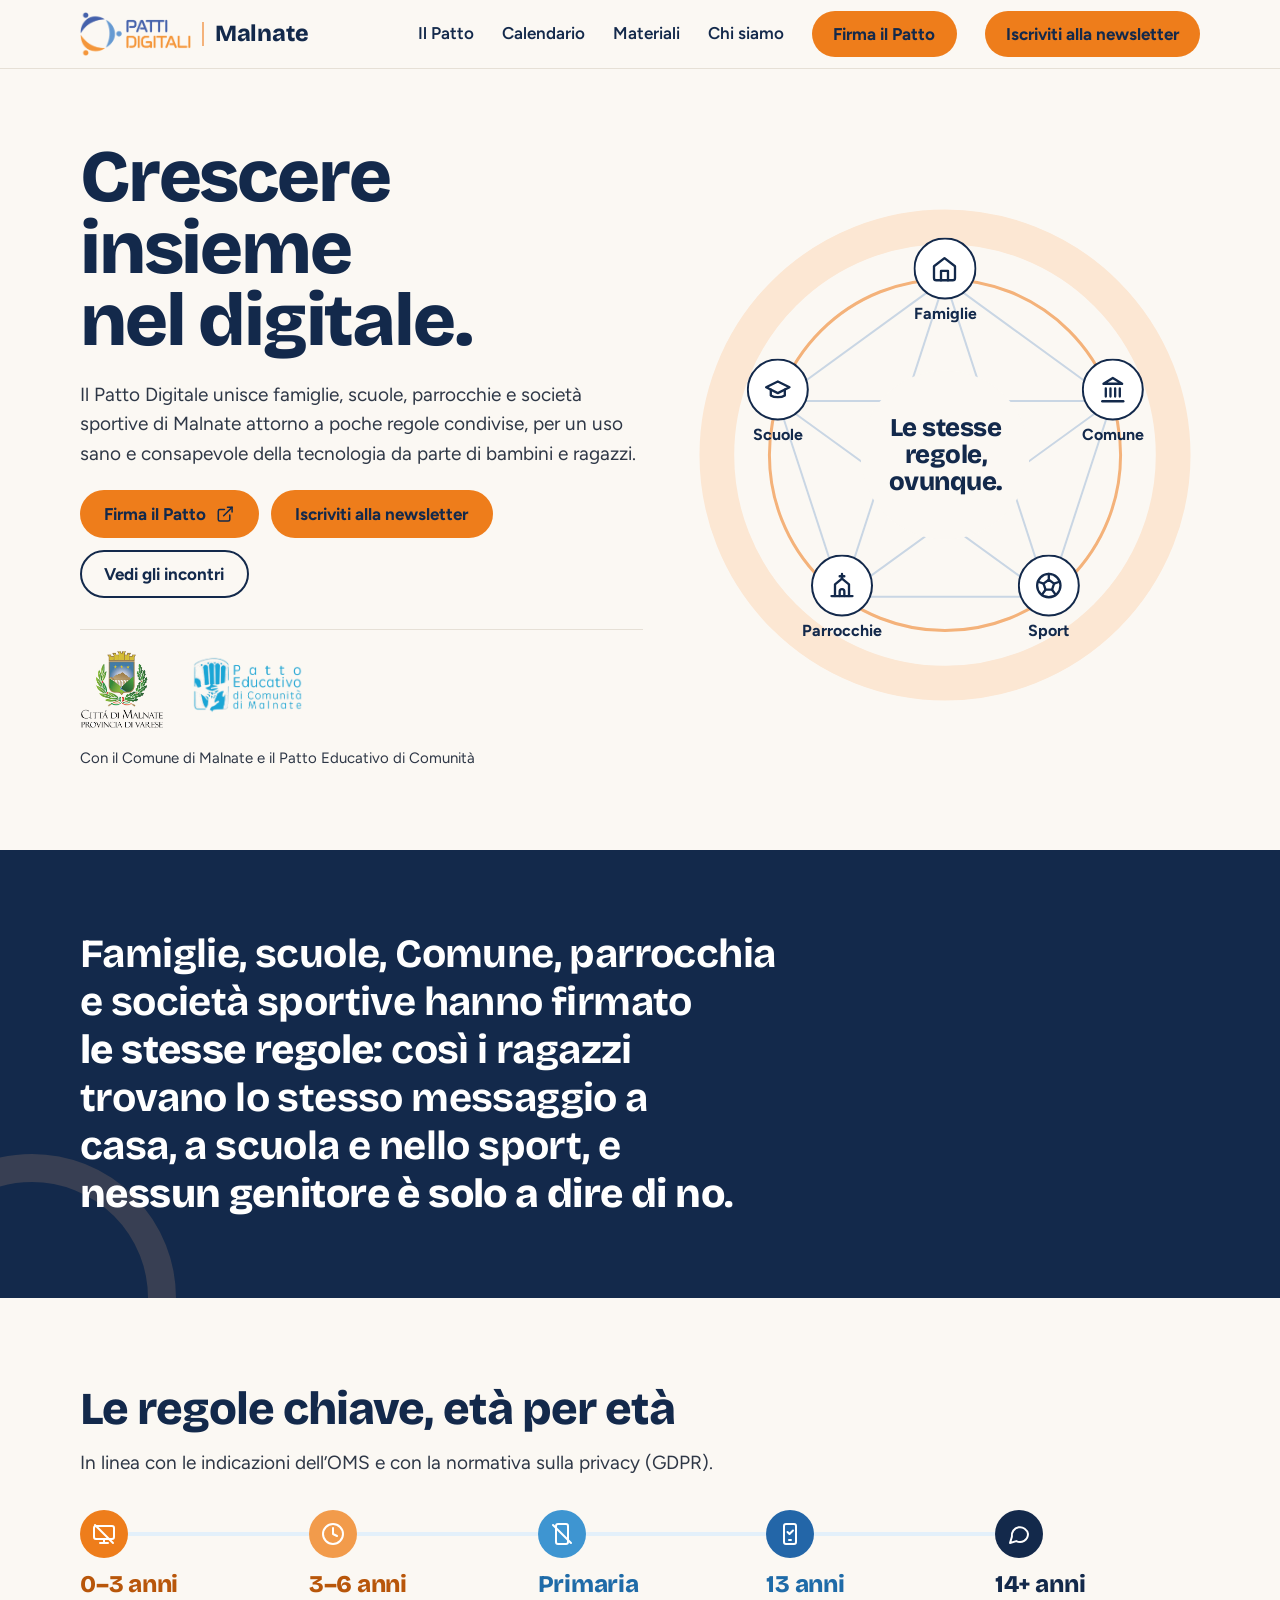
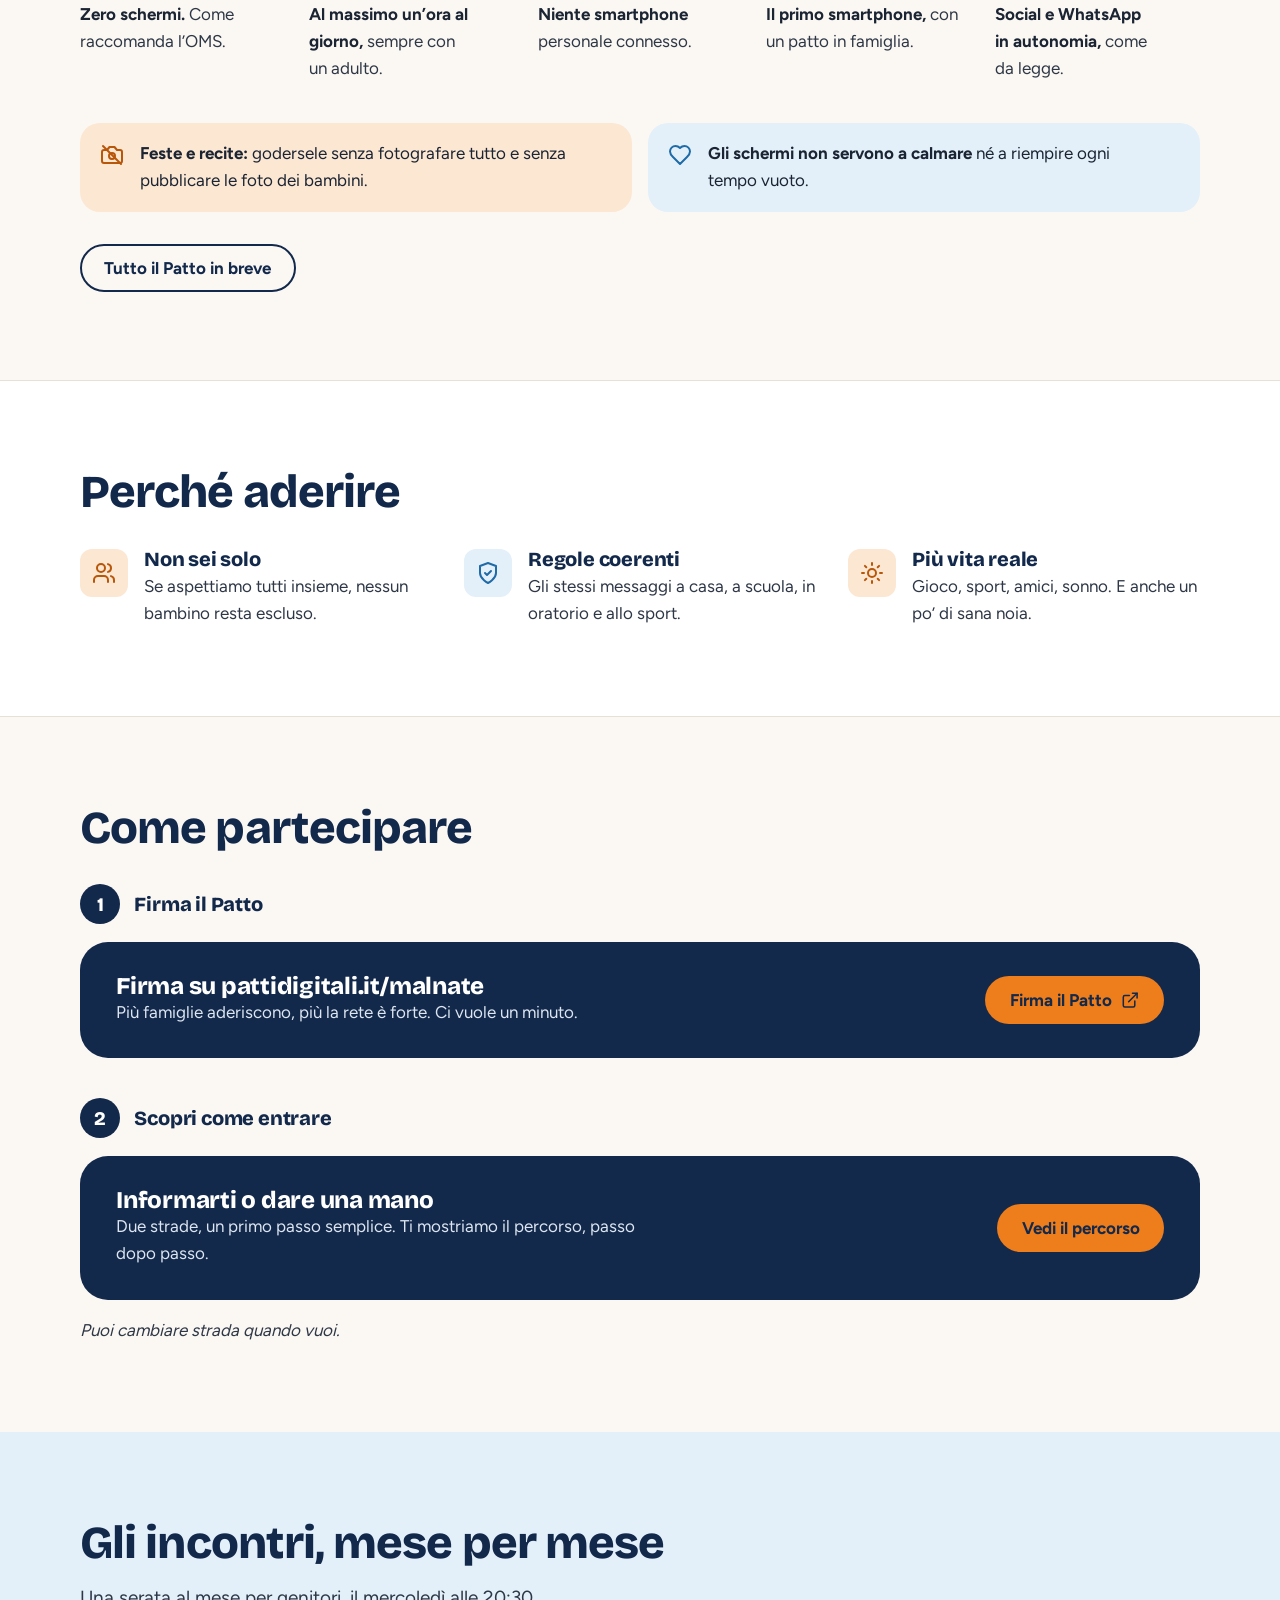
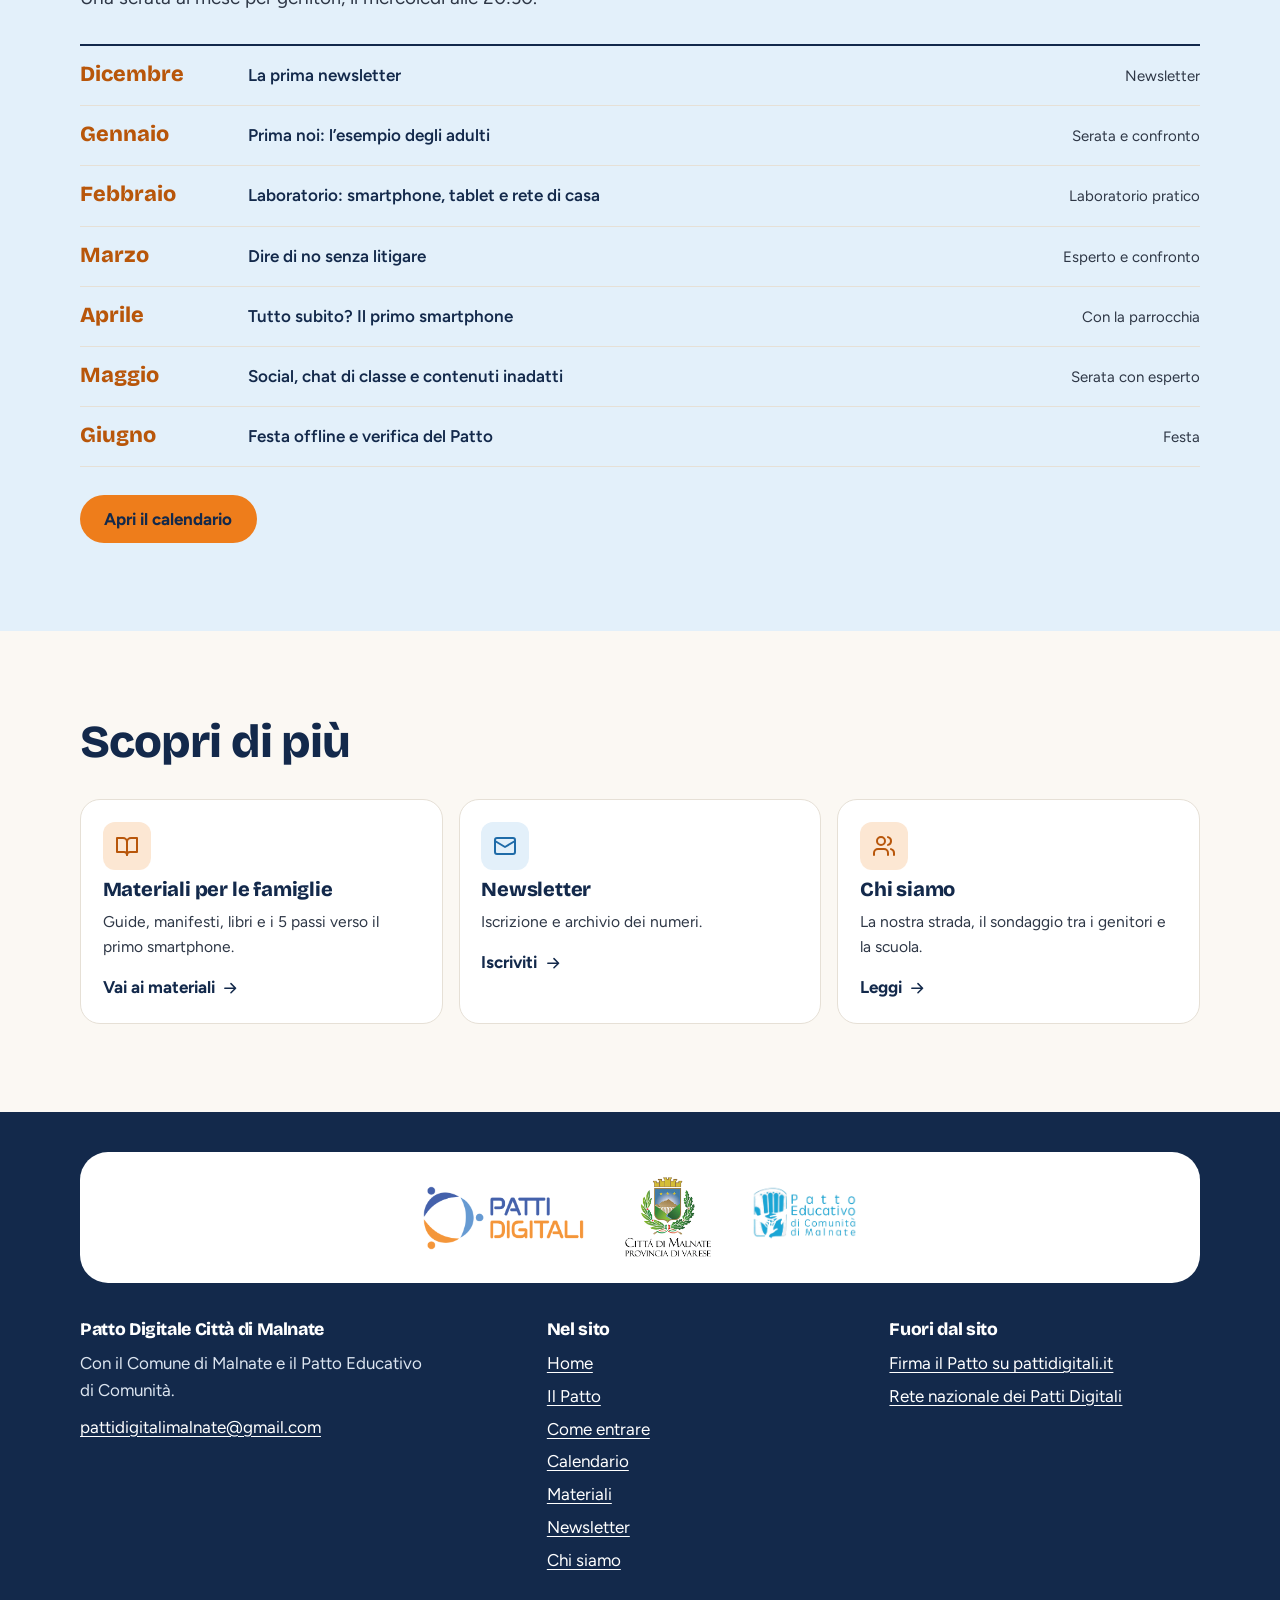
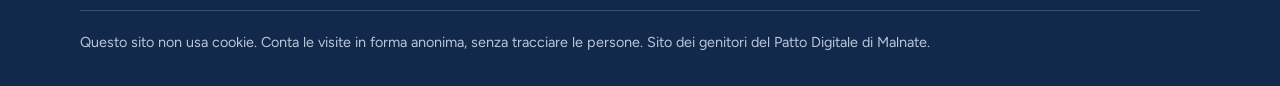
<file: index.html>
<!doctype html>
<html lang="it" class="no-js">
<head>
<meta charset="utf-8">
<meta name="viewport" content="width=device-width, initial-scale=1">
<title>Patti Digitali Malnate: crescere insieme nel digitale</title>
<meta name="description" content="Il Patto Digitale di Malnate unisce famiglie, scuole, Comune, parrocchie e società sportive attorno a poche regole condivise per un uso consapevole di smartphone e schermi.">
<meta name="theme-color" content="#13294b">
<meta property="og:type" content="website">
<meta property="og:locale" content="it_IT">
<meta property="og:site_name" content="Patti Digitali Malnate">
<meta property="og:title" content="Patti Digitali Malnate: crescere insieme nel digitale">
<meta property="og:description" content="Il Patto Digitale di Malnate unisce famiglie, scuole, Comune, parrocchie e società sportive attorno a poche regole condivise per un uso consapevole di smartphone e schermi.">
<meta property="og:image" content="assets/img/og-image.png">
<meta name="twitter:card" content="summary_large_image">
<link rel="icon" href="favicon.ico" sizes="any">
<link rel="icon" type="image/png" sizes="32x32" href="assets/img/favicon-32.png">
<link rel="apple-touch-icon" href="assets/img/apple-touch-icon.png">
<link rel="preload" href="assets/fonts/bricolage-grotesque-latin-wght-normal.woff2" as="font" type="font/woff2" crossorigin>
<link rel="preload" href="assets/fonts/figtree-latin-wght-normal.woff2" as="font" type="font/woff2" crossorigin>
<link rel="stylesheet" href="assets/css/style.css">
<script>document.documentElement.className="js"</script>
</head>
<body>
<a class="skip" href="#contenuto">Vai al contenuto</a>
<header class="site-header">
  <div class="container site-header__bar">
    <a class="brand" href="index.html" aria-label="Patti Digitali Malnate, pagina iniziale"><img src="assets/img/logo-patti-digitali.png" alt="" width="1000" height="398"><span class="brand__place">Malnate</span></a>
    <nav class="nav" aria-label="Menu principale" data-open="false">
      <button class="nav__toggle" type="button" aria-expanded="false" aria-controls="menu"><svg class="icon icon--s" viewBox="0 0 24 24" aria-hidden="true"><path d="M4 6h16M4 12h16M4 18h16"/></svg><span class="nav__toggle-label">Menu</span></button>
      <ul class="nav__list" id="menu">
        <li><a class="nav__link" href="il-patto.html">Il Patto</a></li><li><a class="nav__link" href="calendario.html">Calendario</a></li><li><a class="nav__link" href="materiali.html">Materiali</a></li><li><a class="nav__link" href="chi-siamo.html">Chi siamo</a></li>
        <li class="nav__cta"><a class="btn btn--primary" href="https://pattidigitali.it/malnate/" target="_blank" rel="noopener">Firma il Patto</a></li>
        <li class="nav__cta"><a class="btn btn--primary" href="newsletter.html">Iscriviti alla newsletter</a></li>
      </ul>
    </nav>
  </div>
</header>
<main id="contenuto">

<section class="hero">
  <div class="container hero__grid">
    <div class="hero__text">
      <h1>Crescere insieme nel digitale.</h1>
      <p class="lead">Il Patto Digitale unisce famiglie, scuole, parrocchie e società sportive di Malnate attorno a poche regole condivise, per un uso sano e consapevole della tecnologia da parte di bambini e ragazzi.</p>
      <div class="btn-row">
        <a class="btn btn--primary" href="https://pattidigitali.it/malnate/" target="_blank" rel="noopener">Firma il Patto<svg class="icon icon--s" viewBox="0 0 24 24" aria-hidden="true"><path d="M15 3h6v6"/><path d="M10 14 21 3"/><path d="M18 13v6a2 2 0 0 1-2 2H5a2 2 0 0 1-2-2V8a2 2 0 0 1 2-2h6"/></svg></a>
        <a class="btn btn--primary" href="newsletter.html">Iscriviti alla newsletter</a>
        <a class="btn btn--ghost" href="calendario.html">Vedi gli incontri</a>
      </div>
      <div class="hero__partners">
        <img src="assets/img/logo-comune-malnate.png" alt="Città di Malnate, Provincia di Varese" width="329" height="312">
        <img src="assets/img/logo-patto-educativo.png" alt="Patto Educativo di Comunità di Malnate" width="245" height="150">
        <span>Con il Comune di Malnate e il Patto Educativo di Comunità</span>
      </div>
    </div>
    <div class="rete" role="group" aria-label="Famiglie, scuole, parrocchie, società sportive e Comune firmano le stesse regole">
  <svg class="rete__svg" viewBox="0 0 100 100" aria-hidden="true">
    <circle cx="50" cy="50" r="46" fill="none" stroke="#fce7d3" stroke-width="7"/>
    <circle cx="50" cy="50" r="35.4" fill="none" stroke="#f4b27a" stroke-width="0.6"/>
    <g stroke="#c9d6e4" stroke-width="0.4"><line x1="50" y1="14.6" x2="83.7" y2="39.1"/><line x1="50" y1="14.6" x2="70.8" y2="78.6"/><line x1="50" y1="14.6" x2="29.2" y2="78.6"/><line x1="50" y1="14.6" x2="16.3" y2="39.1"/><line x1="83.7" y1="39.1" x2="70.8" y2="78.6"/><line x1="83.7" y1="39.1" x2="29.2" y2="78.6"/><line x1="83.7" y1="39.1" x2="16.3" y2="39.1"/><line x1="70.8" y1="78.6" x2="29.2" y2="78.6"/><line x1="70.8" y1="78.6" x2="16.3" y2="39.1"/><line x1="29.2" y1="78.6" x2="16.3" y2="39.1"/></g>
    <circle cx="50" cy="50" r="17" fill="#fbf8f3"/>
  </svg>
  <p class="rete__center">Le stesse regole, ovunque.</p>
  <ul class="rete__list"><li class="rete__node" style="--x:50%;--y:14.6%;--i:0"><span class="rete__icon"><svg class="icon" viewBox="0 0 24 24" aria-hidden="true"><path d="m3 10 9-7 9 7v10a2 2 0 0 1-2 2H5a2 2 0 0 1-2-2z"/><path d="M9 22v-8h6v8"/></svg></span><span class="rete__label">Famiglie</span></li><li class="rete__node" style="--x:83.7%;--y:39.1%;--i:1"><span class="rete__icon"><svg class="icon" viewBox="0 0 24 24" aria-hidden="true"><path d="M3 22h18"/><path d="M6 18v-7M10 18v-7M14 18v-7M18 18v-7"/><path d="M12 2 20 7H4z"/></svg></span><span class="rete__label">Comune</span></li><li class="rete__node" style="--x:70.8%;--y:78.6%;--i:2"><span class="rete__icon"><svg class="icon" viewBox="0 0 24 24" aria-hidden="true"><circle cx="12" cy="12" r="10"/><path d="m12 7 4.5 3.3-1.7 5.2H9.2l-1.7-5.2z"/><path d="M12 7V2M16.5 10.3l4.6-1.6M14.8 15.5l2.9 4M9.2 15.5l-2.9 4M7.5 10.3 2.9 8.7"/></svg></span><span class="rete__label">Sport</span></li><li class="rete__node" style="--x:29.2%;--y:78.6%;--i:3"><span class="rete__icon"><svg class="icon" viewBox="0 0 24 24" aria-hidden="true"><path d="M12 2v4M10 4h4"/><path d="M6 21V11l6-5 6 5v10"/><path d="M3 21h18"/><path d="M10 21v-4a2 2 0 0 1 4 0v4"/></svg></span><span class="rete__label">Parrocchie</span></li><li class="rete__node" style="--x:16.3%;--y:39.1%;--i:4"><span class="rete__icon"><svg class="icon" viewBox="0 0 24 24" aria-hidden="true"><path d="M22 10 12 5 2 10l10 5 10-5z"/><path d="M6 12v5c3 2 9 2 12 0v-5"/></svg></span><span class="rete__label">Scuole</span></li></ul>
</div>
  </div>
</section>

<section class="band">
  <div class="container">
    <blockquote class="band__quote">Famiglie, scuole, Comune, parrocchia e società sportive hanno firmato <strong>le stesse regole</strong>: così i ragazzi trovano lo stesso messaggio a casa, a scuola e nello sport, e <strong>nessun genitore è solo a dire di no</strong>.</blockquote>
  </div>
</section>

<section class="section">
  <div class="container">
    <div class="section__head">
      <h2>Le regole chiave, età per età</h2>
      <p class="lead">In linea con le indicazioni dell’OMS e con la normativa sulla privacy (GDPR).</p>
    </div>
    <ol class="eta" aria-label="Le regole, dall’infanzia all’adolescenza"><li class="eta__item" style="--c:#ee7d1b;--c-text:#b8560a">
  <span class="eta__icon"><svg class="icon" viewBox="0 0 24 24" aria-hidden="true"><rect x="2" y="4" width="20" height="13" rx="2"/><path d="M8 21h8M12 17v4"/><path d="M3 3l18 18"/></svg></span>
  <div>
    <h3 class="eta__age">0–3 anni</h3>
    <p class="eta__text"><strong>Zero schermi.</strong> Come raccomanda l’OMS.</p>
  </div>
</li><li class="eta__item" style="--c:#f29b4b;--c-text:#b8560a">
  <span class="eta__icon"><svg class="icon" viewBox="0 0 24 24" aria-hidden="true"><circle cx="12" cy="12" r="10"/><path d="M12 6v6l4 2"/></svg></span>
  <div>
    <h3 class="eta__age">3–6 anni</h3>
    <p class="eta__text"><strong>Al massimo un’ora al giorno,</strong> sempre con un adulto.</p>
  </div>
</li><li class="eta__item" style="--c:#3e95d1;--c-text:#1f6ba8">
  <span class="eta__icon"><svg class="icon" viewBox="0 0 24 24" aria-hidden="true"><rect x="6" y="2" width="12" height="20" rx="2"/><path d="M3 3l18 18"/></svg></span>
  <div>
    <h3 class="eta__age">Primaria</h3>
    <p class="eta__text"><strong>Niente smartphone</strong> personale connesso.</p>
  </div>
</li><li class="eta__item" style="--c:#2366a8;--c-text:#1f6ba8">
  <span class="eta__icon"><svg class="icon" viewBox="0 0 24 24" aria-hidden="true"><rect x="6" y="2" width="12" height="20" rx="2"/><path d="M11 18h2"/><path d="m9.5 10 2 2 3.5-3.5"/></svg></span>
  <div>
    <h3 class="eta__age">13 anni</h3>
    <p class="eta__text"><strong>Il primo smartphone,</strong> con un patto in famiglia.</p>
  </div>
</li><li class="eta__item" style="--c:#13294b;--c-text:#13294b">
  <span class="eta__icon"><svg class="icon" viewBox="0 0 24 24" aria-hidden="true"><path d="M21 12a8 8 0 0 1-11.7 7.1L3 21l1.9-6.3A8 8 0 1 1 21 12z"/></svg></span>
  <div>
    <h3 class="eta__age">14+ anni</h3>
    <p class="eta__text"><strong>Social e WhatsApp in autonomia,</strong> come da legge.</p>
  </div>
</li></ol>
    <div class="notes">
  <p class="note"><svg class="icon" viewBox="0 0 24 24" aria-hidden="true"><path d="M14.5 4h-5L7 7H4a2 2 0 0 0-2 2v9a2 2 0 0 0 2 2h16a2 2 0 0 0 2-2V9a2 2 0 0 0-2-2h-3z"/><circle cx="12" cy="13" r="3"/><path d="M3 3l18 18"/></svg><span><strong>Feste e recite:</strong> godersele senza fotografare tutto e senza pubblicare le foto dei bambini.</span></p>
  <p class="note note--sky"><svg class="icon" viewBox="0 0 24 24" aria-hidden="true"><path d="M19 14c1.5-1.5 3-3.2 3-5.5A5.5 5.5 0 0 0 16.5 3c-1.8 0-3 .5-4.5 2-1.5-1.5-2.7-2-4.5-2A5.5 5.5 0 0 0 2 8.5c0 2.3 1.5 4 3 5.5l7 7z"/></svg><span><strong>Gli schermi non servono a calmare</strong> né a riempire ogni tempo vuoto.</span></p>
</div>
    <p style="margin-top:2rem"><a class="btn btn--ghost" href="il-patto.html">Tutto il Patto in breve</a></p>
  </div>
</section>

<section class="section section--white">
  <div class="container">
    <div class="section__head"><h2>Perché aderire</h2></div>
    <ul class="reasons">
      <li class="reason"><span class="reason__icon"><svg class="icon" viewBox="0 0 24 24" aria-hidden="true"><path d="M16 21v-2a4 4 0 0 0-4-4H6a4 4 0 0 0-4 4v2"/><circle cx="9" cy="7" r="4"/><path d="M22 21v-2a4 4 0 0 0-3-3.87"/><path d="M16 3.13a4 4 0 0 1 0 7.75"/></svg></span><div><h3>Non sei solo</h3><p>Se aspettiamo tutti insieme, nessun bambino resta escluso.</p></div></li>
      <li class="reason"><span class="reason__icon"><svg class="icon" viewBox="0 0 24 24" aria-hidden="true"><path d="M12 22s8-4 8-10V5l-8-3-8 3v7c0 6 8 10 8 10z"/><path d="m9 12 2 2 4-4"/></svg></span><div><h3>Regole coerenti</h3><p>Gli stessi messaggi a casa, a scuola, in oratorio e allo sport.</p></div></li>
      <li class="reason"><span class="reason__icon"><svg class="icon" viewBox="0 0 24 24" aria-hidden="true"><circle cx="12" cy="12" r="4"/><path d="M12 2v2M12 20v2M4.9 4.9l1.4 1.4M17.7 17.7l1.4 1.4M2 12h2M20 12h2M4.9 19.1l1.4-1.4M17.7 6.3l1.4-1.4"/></svg></span><div><h3>Più vita reale</h3><p>Gioco, sport, amici, sonno. E anche un po’ di sana noia.</p></div></li>
    </ul>
  </div>
</section>

<section class="section" id="partecipa">
  <div class="container">
    <div class="section__head"><h2>Come partecipare</h2></div>
    <div class="steps">
      <div class="step">
        <div class="step__title"><span class="step__n" aria-hidden="true">1</span><h3>Firma il Patto</h3></div>
        <div class="sign">
          <div>
            <h3>Firma su pattidigitali.it/malnate</h3>
            <p>Più famiglie aderiscono, più la rete è forte. Ci vuole un minuto.</p>
          </div>
          <a class="btn btn--primary" href="https://pattidigitali.it/malnate/" target="_blank" rel="noopener">Firma il Patto<svg class="icon icon--s" viewBox="0 0 24 24" aria-hidden="true"><path d="M15 3h6v6"/><path d="M10 14 21 3"/><path d="M18 13v6a2 2 0 0 1-2 2H5a2 2 0 0 1-2-2V8a2 2 0 0 1 2-2h6"/></svg></a>
        </div>
      </div>
      <div class="step">
        <div class="step__title"><span class="step__n" aria-hidden="true">2</span><h3>Scopri come entrare</h3></div>
        <div class="sign">
          <div>
            <h3>Informarti o dare una mano</h3>
            <p>Due strade, un primo passo semplice. Ti mostriamo il percorso, passo dopo passo.</p>
          </div>
          <a class="btn btn--primary" href="onboarding.html">Vedi il percorso</a>
        </div>
        <p class="hint">Puoi cambiare strada quando vuoi.</p>
      </div>
    </div>
  </div>
</section>

<section class="section section--sky">
  <div class="container">
    <div class="section__head">
      <h2>Gli incontri, mese per mese</h2>
      <p class="lead">Una serata al mese per genitori, il mercoledì alle 20:30.</p>
    </div>
    <ol class="agenda" data-agenda aria-live="polite"><li class="agenda__row"><span class="agenda__title">Carico il calendario…</span></li></ol>
<noscript><p>Per vedere il calendario serve JavaScript. In alternativa scrivici e ti rispondiamo.</p></noscript>
    <p style="margin-top:1.75rem"><a class="btn btn--primary" href="calendario.html">Apri il calendario</a></p>
  </div>
</section>

<section class="section">
  <div class="container">
    <div class="section__head"><h2>Scopri di più</h2></div>
    <div class="cards-link">
      <a class="card-link" href="materiali.html"><span class="card-link__icon"><svg class="icon" viewBox="0 0 24 24" aria-hidden="true"><path d="M2 4h6a4 4 0 0 1 4 4v13a3 3 0 0 0-3-3H2z"/><path d="M22 4h-6a4 4 0 0 0-4 4v13a3 3 0 0 1 3-3h7z"/></svg></span><h3>Materiali per le famiglie</h3><p>Guide, manifesti, libri e i 5 passi verso il primo smartphone.</p><span class="card-link__go">Vai ai materiali <svg class="icon icon--s" viewBox="0 0 24 24" aria-hidden="true"><path d="M5 12h14M13 6l6 6-6 6"/></svg></span></a>
      <a class="card-link" href="newsletter.html"><span class="card-link__icon"><svg class="icon" viewBox="0 0 24 24" aria-hidden="true"><rect x="2" y="4" width="20" height="16" rx="2"/><path d="m22 7-10 6L2 7"/></svg></span><h3>Newsletter</h3><p>Iscrizione e archivio dei numeri.</p><span class="card-link__go">Iscriviti <svg class="icon icon--s" viewBox="0 0 24 24" aria-hidden="true"><path d="M5 12h14M13 6l6 6-6 6"/></svg></span></a>
      <a class="card-link" href="chi-siamo.html"><span class="card-link__icon"><svg class="icon" viewBox="0 0 24 24" aria-hidden="true"><path d="M16 21v-2a4 4 0 0 0-4-4H6a4 4 0 0 0-4 4v2"/><circle cx="9" cy="7" r="4"/><path d="M22 21v-2a4 4 0 0 0-3-3.87"/><path d="M16 3.13a4 4 0 0 1 0 7.75"/></svg></span><h3>Chi siamo</h3><p>La nostra strada, il sondaggio tra i genitori e la scuola.</p><span class="card-link__go">Leggi <svg class="icon icon--s" viewBox="0 0 24 24" aria-hidden="true"><path d="M5 12h14M13 6l6 6-6 6"/></svg></span></a>
    </div>
  </div>
</section>

</main>
<footer class="site-footer">
  <div class="container">
    <div class="partners">
      <img src="assets/img/logo-patti-digitali.png" alt="Patti Digitali" width="1000" height="398">
      <img class="is-tall" src="assets/img/logo-comune-malnate.png" alt="Città di Malnate, Provincia di Varese" width="329" height="312">
      <img src="assets/img/logo-patto-educativo.png" alt="Patto Educativo di Comunità di Malnate" width="245" height="150">
    </div>
    <div class="footer-grid">
      <div>
        <h2>Patto Digitale Città di Malnate</h2>
        <p>Con il Comune di Malnate e il Patto Educativo di Comunità.</p>
        <p style="margin-top:.6rem"><a href="mailto:pattidigitalimalnate@gmail.com">pattidigitalimalnate@gmail.com</a></p>
      </div>
      <div>
        <h2>Nel sito</h2>
        <ul><li><a href="index.html">Home</a></li><li><a href="il-patto.html">Il Patto</a></li><li><a href="onboarding.html">Come entrare</a></li><li><a href="calendario.html">Calendario</a></li><li><a href="materiali.html">Materiali</a></li><li><a href="newsletter.html">Newsletter</a></li><li><a href="chi-siamo.html">Chi siamo</a></li></ul>
      </div>
      <div>
        <h2>Fuori dal sito</h2>
        <ul>
          <li><a href="https://pattidigitali.it/malnate/" target="_blank" rel="noopener">Firma il Patto su pattidigitali.it</a></li>
          <li><a href="https://pattidigitali.it" target="_blank" rel="noopener">Rete nazionale dei Patti Digitali</a></li>
        </ul>
      </div>
    </div>
    <p class="footer-legal">Questo sito non usa cookie. Conta le visite in forma anonima, senza tracciare le persone. Sito dei genitori del Patto Digitale di Malnate.</p>
  </div>
</footer>
<script src="assets/js/main.js" defer></script>
</body>
</html>
</file>
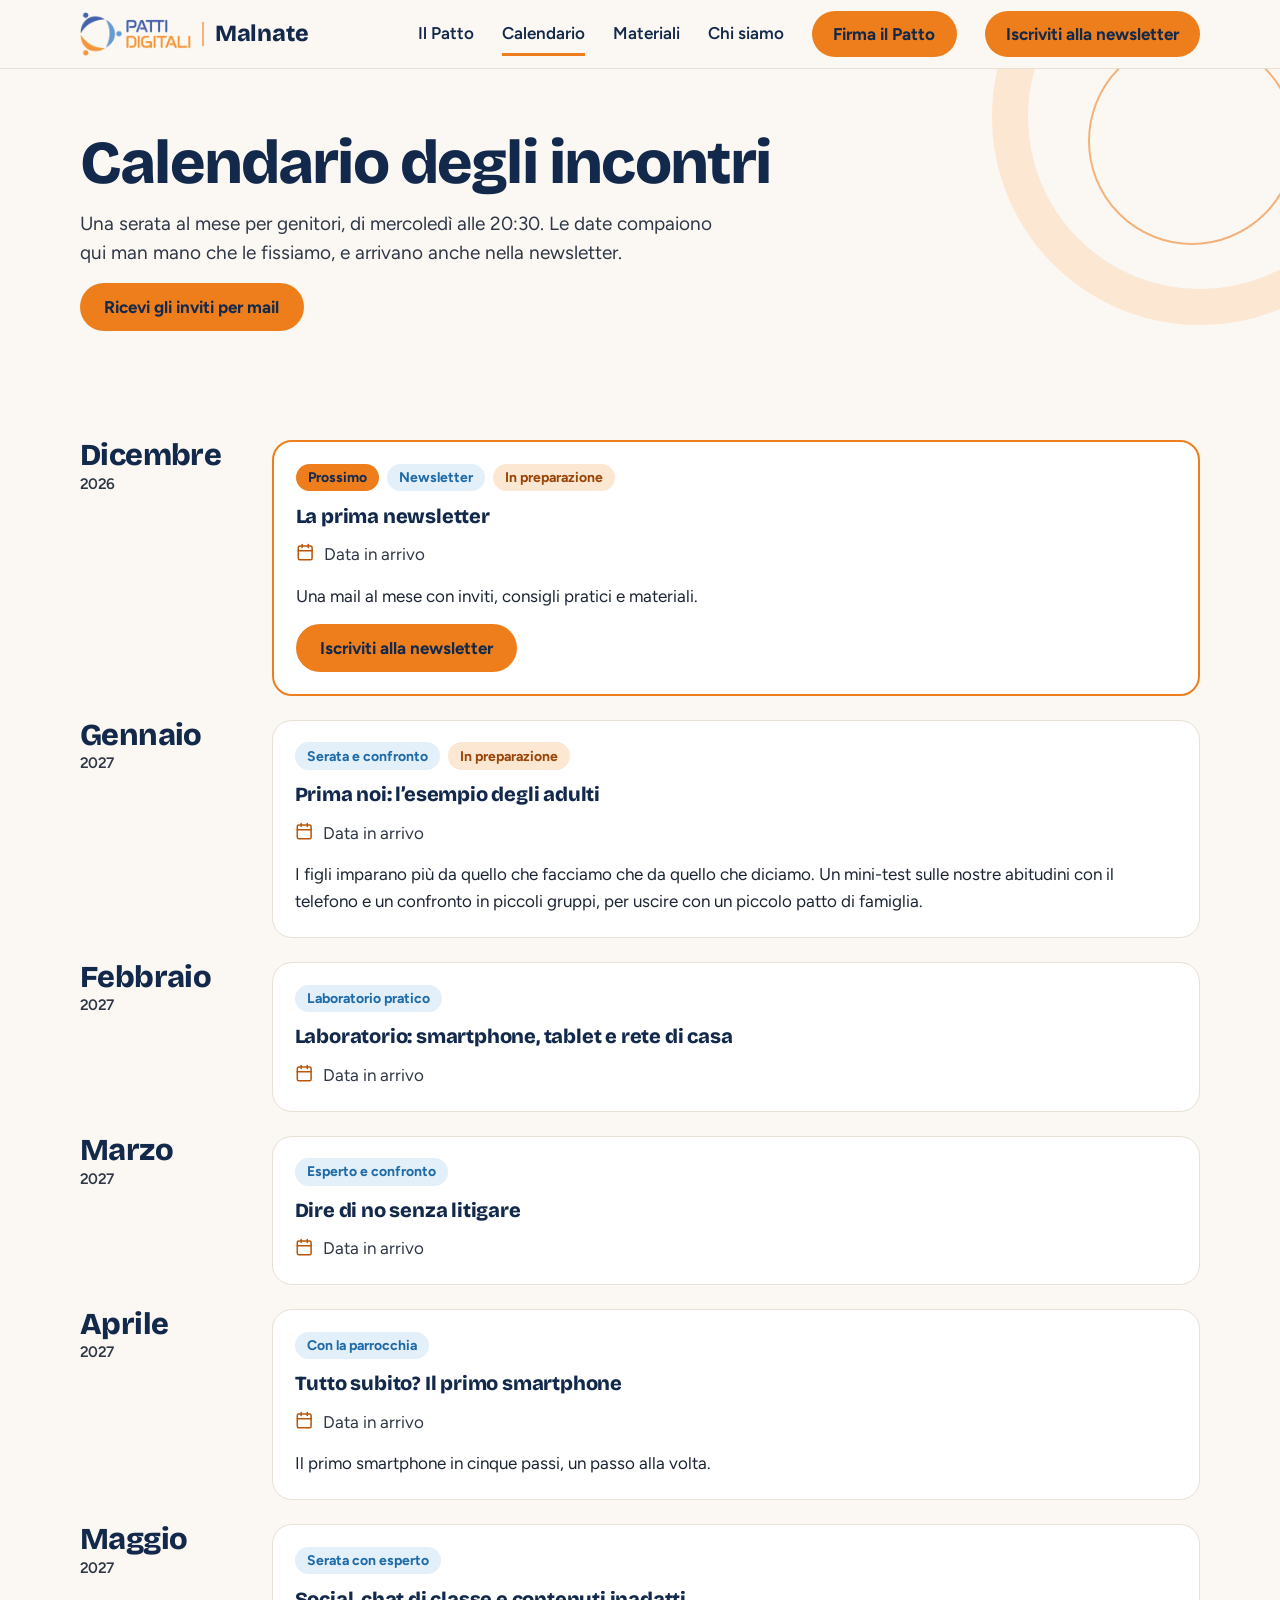
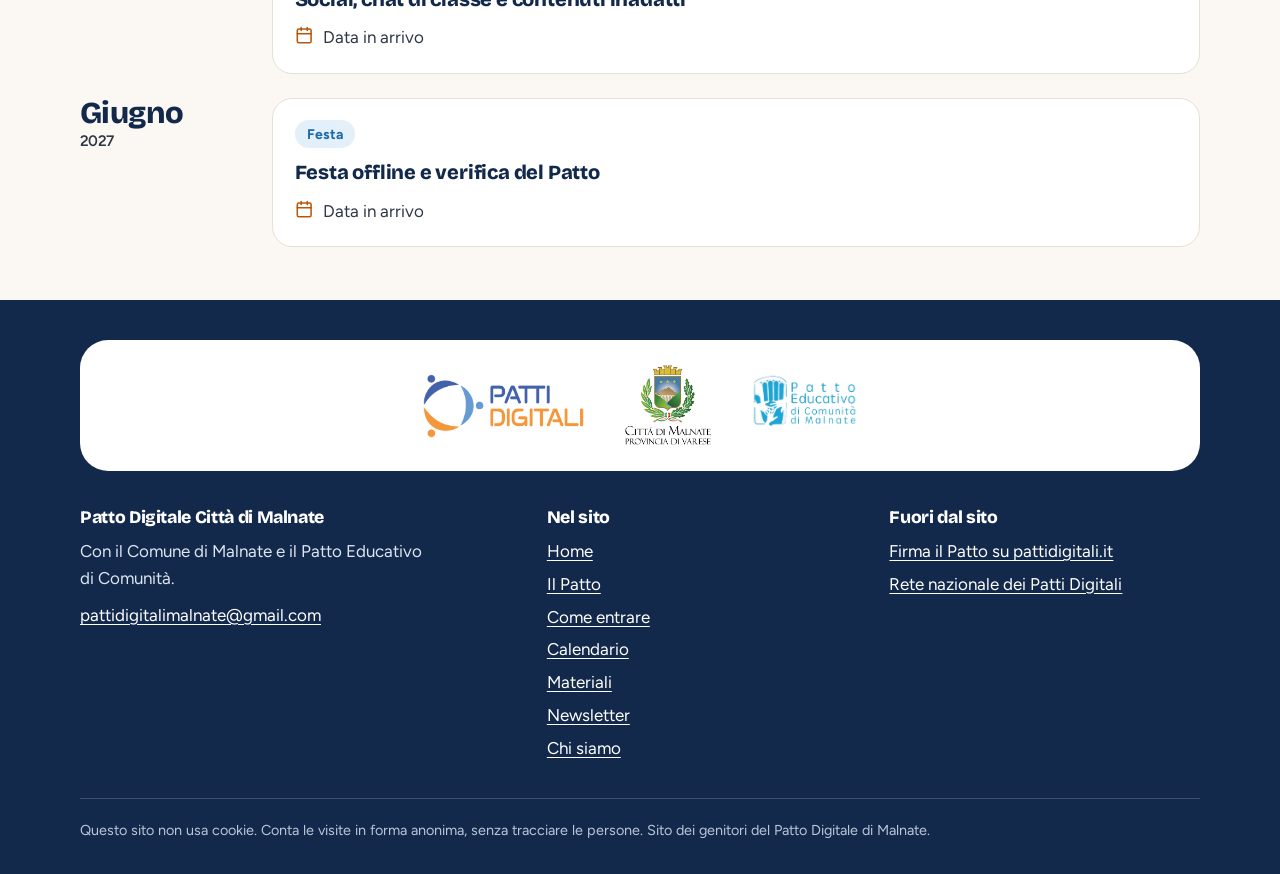
<file: calendario.html>
<!doctype html>
<html lang="it" class="no-js">
<head>
<meta charset="utf-8">
<meta name="viewport" content="width=device-width, initial-scale=1">
<title>Calendario degli incontri · Patti Digitali Malnate</title>
<meta name="description" content="Gli incontri per genitori del Patto Digitale di Malnate, mese per mese: serate, laboratori, newsletter e festa finale.">
<meta name="theme-color" content="#13294b">
<meta property="og:type" content="website">
<meta property="og:locale" content="it_IT">
<meta property="og:site_name" content="Patti Digitali Malnate">
<meta property="og:title" content="Calendario degli incontri · Patti Digitali Malnate">
<meta property="og:description" content="Gli incontri per genitori del Patto Digitale di Malnate, mese per mese: serate, laboratori, newsletter e festa finale.">
<meta property="og:image" content="assets/img/og-image.png">
<meta name="twitter:card" content="summary_large_image">
<link rel="icon" href="favicon.ico" sizes="any">
<link rel="icon" type="image/png" sizes="32x32" href="assets/img/favicon-32.png">
<link rel="apple-touch-icon" href="assets/img/apple-touch-icon.png">
<link rel="preload" href="assets/fonts/bricolage-grotesque-latin-wght-normal.woff2" as="font" type="font/woff2" crossorigin>
<link rel="preload" href="assets/fonts/figtree-latin-wght-normal.woff2" as="font" type="font/woff2" crossorigin>
<link rel="stylesheet" href="assets/css/style.css">
<script>document.documentElement.className="js"</script>
</head>
<body>
<a class="skip" href="#contenuto">Vai al contenuto</a>
<header class="site-header">
  <div class="container site-header__bar">
    <a class="brand" href="index.html" aria-label="Patti Digitali Malnate, pagina iniziale"><img src="assets/img/logo-patti-digitali.png" alt="" width="1000" height="398"><span class="brand__place">Malnate</span></a>
    <nav class="nav" aria-label="Menu principale" data-open="false">
      <button class="nav__toggle" type="button" aria-expanded="false" aria-controls="menu"><svg class="icon icon--s" viewBox="0 0 24 24" aria-hidden="true"><path d="M4 6h16M4 12h16M4 18h16"/></svg><span class="nav__toggle-label">Menu</span></button>
      <ul class="nav__list" id="menu">
        <li><a class="nav__link" href="il-patto.html">Il Patto</a></li><li><a class="nav__link" href="calendario.html" aria-current="page">Calendario</a></li><li><a class="nav__link" href="materiali.html">Materiali</a></li><li><a class="nav__link" href="chi-siamo.html">Chi siamo</a></li>
        <li class="nav__cta"><a class="btn btn--primary" href="https://pattidigitali.it/malnate/" target="_blank" rel="noopener">Firma il Patto</a></li>
        <li class="nav__cta"><a class="btn btn--primary" href="newsletter.html">Iscriviti alla newsletter</a></li>
      </ul>
    </nav>
  </div>
</header>
<main id="contenuto">

<section class="page-head rings">
  <div class="container">
    <h1>Calendario degli incontri</h1>
    <p class="lead">Una serata al mese per genitori, di mercoledì alle 20:30. Le date compaiono qui man mano che le fissiamo, e arrivano anche nella newsletter.</p>
    <div class="btn-row">
      <a class="btn btn--primary" href="newsletter.html">Ricevi gli inviti per mail</a>
    </div>
  </div>
</section>

<section class="section section--tight">
  <div class="container">
    <ol class="timeline" data-timeline aria-live="polite"><li class="event"><div class="event__card"><p>Carico il calendario…</p></div></li></ol>
    <noscript><p>Per vedere il calendario serve JavaScript. In alternativa scrivici a <a href="mailto:pattidigitalimalnate@gmail.com">pattidigitalimalnate@gmail.com</a>.</p></noscript>
  </div>
</section>

</main>
<footer class="site-footer">
  <div class="container">
    <div class="partners">
      <img src="assets/img/logo-patti-digitali.png" alt="Patti Digitali" width="1000" height="398">
      <img class="is-tall" src="assets/img/logo-comune-malnate.png" alt="Città di Malnate, Provincia di Varese" width="329" height="312">
      <img src="assets/img/logo-patto-educativo.png" alt="Patto Educativo di Comunità di Malnate" width="245" height="150">
    </div>
    <div class="footer-grid">
      <div>
        <h2>Patto Digitale Città di Malnate</h2>
        <p>Con il Comune di Malnate e il Patto Educativo di Comunità.</p>
        <p style="margin-top:.6rem"><a href="mailto:pattidigitalimalnate@gmail.com">pattidigitalimalnate@gmail.com</a></p>
      </div>
      <div>
        <h2>Nel sito</h2>
        <ul><li><a href="index.html">Home</a></li><li><a href="il-patto.html">Il Patto</a></li><li><a href="onboarding.html">Come entrare</a></li><li><a href="calendario.html">Calendario</a></li><li><a href="materiali.html">Materiali</a></li><li><a href="newsletter.html">Newsletter</a></li><li><a href="chi-siamo.html">Chi siamo</a></li></ul>
      </div>
      <div>
        <h2>Fuori dal sito</h2>
        <ul>
          <li><a href="https://pattidigitali.it/malnate/" target="_blank" rel="noopener">Firma il Patto su pattidigitali.it</a></li>
          <li><a href="https://pattidigitali.it" target="_blank" rel="noopener">Rete nazionale dei Patti Digitali</a></li>
        </ul>
      </div>
    </div>
    <p class="footer-legal">Questo sito non usa cookie. Conta le visite in forma anonima, senza tracciare le persone. Sito dei genitori del Patto Digitale di Malnate.</p>
  </div>
</footer>
<script src="assets/js/main.js" defer></script>
</body>
</html>
</file>
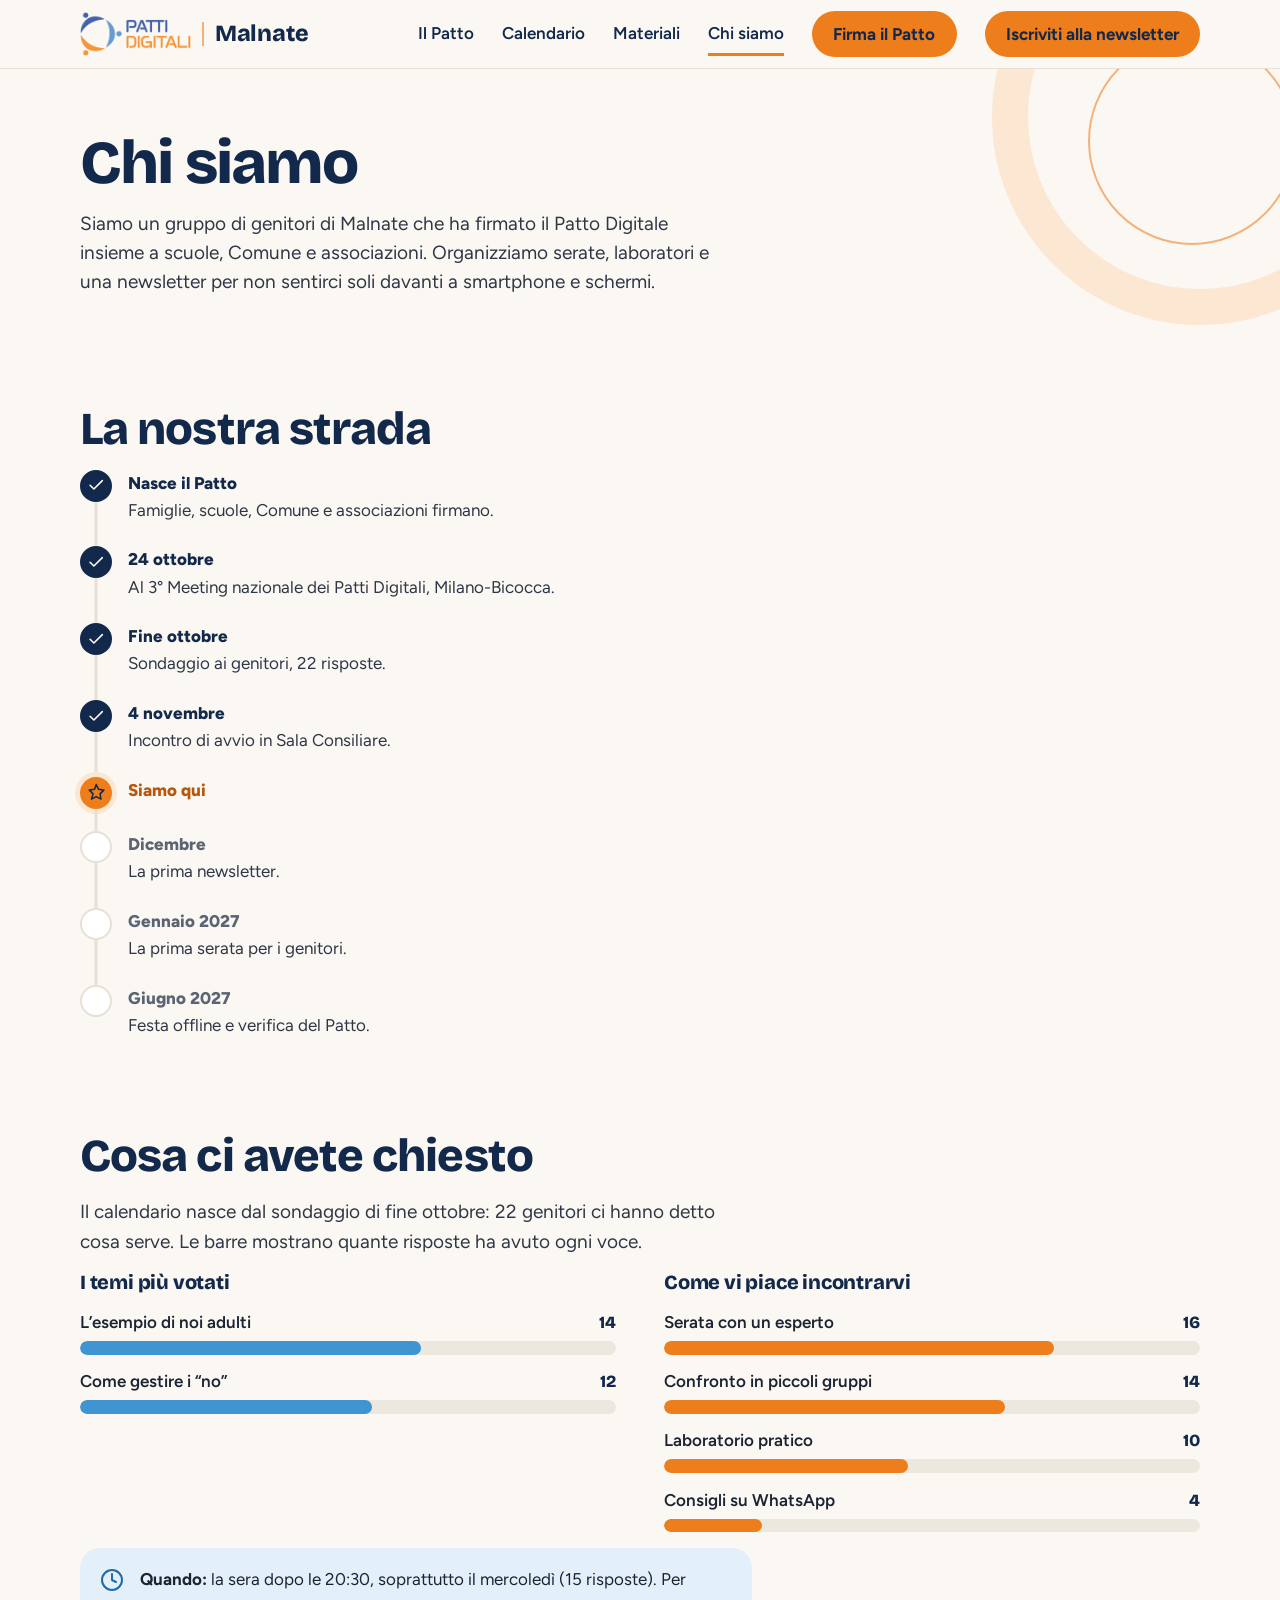
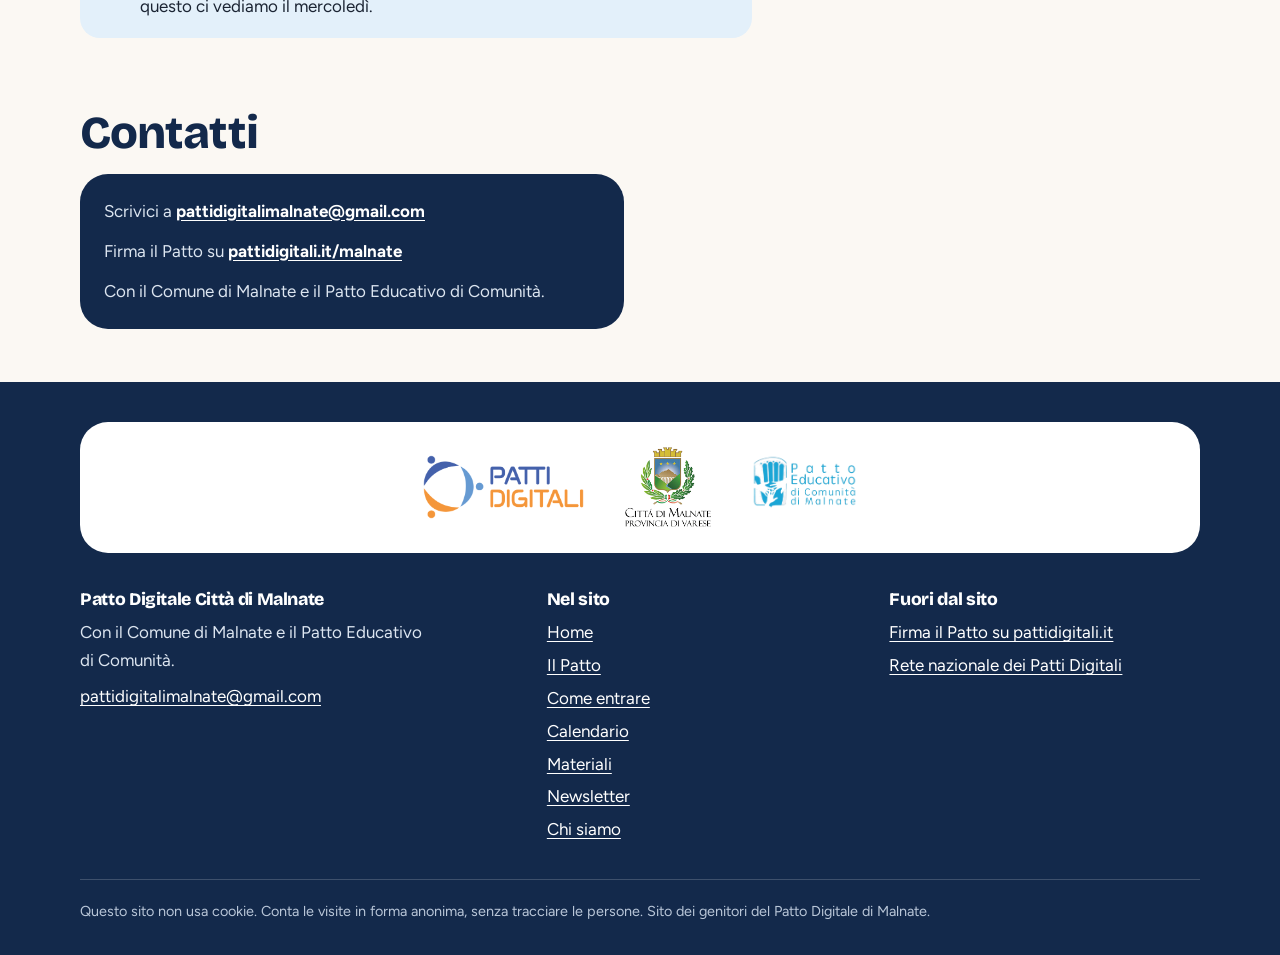
<file: chi-siamo.html>
<!doctype html>
<html lang="it" class="no-js">
<head>
<meta charset="utf-8">
<meta name="viewport" content="width=device-width, initial-scale=1">
<title>Chi siamo · Patti Digitali Malnate</title>
<meta name="description" content="Il gruppo di genitori del Patto Digitale di Malnate: la nostra strada, il sondaggio tra i genitori e come contattarci.">
<meta name="theme-color" content="#13294b">
<meta property="og:type" content="website">
<meta property="og:locale" content="it_IT">
<meta property="og:site_name" content="Patti Digitali Malnate">
<meta property="og:title" content="Chi siamo · Patti Digitali Malnate">
<meta property="og:description" content="Il gruppo di genitori del Patto Digitale di Malnate: la nostra strada, il sondaggio tra i genitori e come contattarci.">
<meta property="og:image" content="assets/img/og-image.png">
<meta name="twitter:card" content="summary_large_image">
<link rel="icon" href="favicon.ico" sizes="any">
<link rel="icon" type="image/png" sizes="32x32" href="assets/img/favicon-32.png">
<link rel="apple-touch-icon" href="assets/img/apple-touch-icon.png">
<link rel="preload" href="assets/fonts/bricolage-grotesque-latin-wght-normal.woff2" as="font" type="font/woff2" crossorigin>
<link rel="preload" href="assets/fonts/figtree-latin-wght-normal.woff2" as="font" type="font/woff2" crossorigin>
<link rel="stylesheet" href="assets/css/style.css">
<script>document.documentElement.className="js"</script>
</head>
<body>
<a class="skip" href="#contenuto">Vai al contenuto</a>
<header class="site-header">
  <div class="container site-header__bar">
    <a class="brand" href="index.html" aria-label="Patti Digitali Malnate, pagina iniziale"><img src="assets/img/logo-patti-digitali.png" alt="" width="1000" height="398"><span class="brand__place">Malnate</span></a>
    <nav class="nav" aria-label="Menu principale" data-open="false">
      <button class="nav__toggle" type="button" aria-expanded="false" aria-controls="menu"><svg class="icon icon--s" viewBox="0 0 24 24" aria-hidden="true"><path d="M4 6h16M4 12h16M4 18h16"/></svg><span class="nav__toggle-label">Menu</span></button>
      <ul class="nav__list" id="menu">
        <li><a class="nav__link" href="il-patto.html">Il Patto</a></li><li><a class="nav__link" href="calendario.html">Calendario</a></li><li><a class="nav__link" href="materiali.html">Materiali</a></li><li><a class="nav__link" href="chi-siamo.html" aria-current="page">Chi siamo</a></li>
        <li class="nav__cta"><a class="btn btn--primary" href="https://pattidigitali.it/malnate/" target="_blank" rel="noopener">Firma il Patto</a></li>
        <li class="nav__cta"><a class="btn btn--primary" href="newsletter.html">Iscriviti alla newsletter</a></li>
      </ul>
    </nav>
  </div>
</header>
<main id="contenuto">

<section class="page-head rings">
  <div class="container">
    <h1>Chi siamo</h1>
    <p class="lead">Siamo un gruppo di genitori di Malnate che ha firmato il Patto Digitale insieme a scuole, Comune e associazioni. Organizziamo serate, laboratori e una newsletter per non sentirci soli davanti a smartphone e schermi.</p>
  </div>
</section>

<section class="section section--tight">
  <div class="container stack stack--l">
    <div class="sub">
      <h2>La nostra strada</h2>
      <ol class="strada"><li class="tappa is-done"><span class="tappa__dot"><svg class="icon icon--s" viewBox="0 0 24 24" aria-hidden="true"><path d="M20 6 9 17l-5-5"/></svg></span><div><p class="tappa__when">Nasce il Patto</p><p class="tappa__what">Famiglie, scuole, Comune e associazioni firmano.</p></div></li><li class="tappa is-done"><span class="tappa__dot"><svg class="icon icon--s" viewBox="0 0 24 24" aria-hidden="true"><path d="M20 6 9 17l-5-5"/></svg></span><div><p class="tappa__when">24 ottobre</p><p class="tappa__what">Al 3° Meeting nazionale dei Patti Digitali, Milano-Bicocca.</p></div></li><li class="tappa is-done"><span class="tappa__dot"><svg class="icon icon--s" viewBox="0 0 24 24" aria-hidden="true"><path d="M20 6 9 17l-5-5"/></svg></span><div><p class="tappa__when">Fine ottobre</p><p class="tappa__what">Sondaggio ai genitori, 22 risposte.</p></div></li><li class="tappa is-done"><span class="tappa__dot"><svg class="icon icon--s" viewBox="0 0 24 24" aria-hidden="true"><path d="M20 6 9 17l-5-5"/></svg></span><div><p class="tappa__when">4 novembre</p><p class="tappa__what">Incontro di avvio in Sala Consiliare.</p></div></li><li class="tappa is-now"><span class="tappa__dot"><svg class="icon icon--s" viewBox="0 0 24 24" aria-hidden="true"><path d="m12 2 3.1 6.3 6.9 1-5 4.9 1.2 6.8-6.2-3.3-6.2 3.3L8 14.2l-5-4.9 6.9-1z"/></svg></span><div><p class="tappa__when">Siamo qui</p></div></li><li class="tappa is-next"><span class="tappa__dot"></span><div><p class="tappa__when">Dicembre</p><p class="tappa__what">La prima newsletter.</p></div></li><li class="tappa is-next"><span class="tappa__dot"></span><div><p class="tappa__when">Gennaio 2027</p><p class="tappa__what">La prima serata per i genitori.</p></div></li><li class="tappa is-next"><span class="tappa__dot"></span><div><p class="tappa__when">Giugno 2027</p><p class="tappa__what">Festa offline e verifica del Patto.</p></div></li></ol>
    </div>

    <div class="sub">
      <h2>Cosa ci avete chiesto</h2>
      <p class="lead">Il calendario nasce dal sondaggio di fine ottobre: 22 genitori ci hanno detto cosa serve. Le barre mostrano quante risposte ha avuto ogni voce.</p>
      <div class="survey">
        <div class="sub">
          <h3>I temi più votati</h3>
          <div class="bars">
            <div class="bar"><div class="bar__head"><span>L’esempio di noi adulti</span><b>14</b></div><div class="bar__track"><span class="bar__fill" style="--v:63.6"></span></div></div>
            <div class="bar"><div class="bar__head"><span>Come gestire i “no”</span><b>12</b></div><div class="bar__track"><span class="bar__fill" style="--v:54.5"></span></div></div>
          </div>
        </div>
        <div class="sub">
          <h3>Come vi piace incontrarvi</h3>
          <div class="bars bars--orange">
            <div class="bar"><div class="bar__head"><span>Serata con un esperto</span><b>16</b></div><div class="bar__track"><span class="bar__fill" style="--v:72.7"></span></div></div>
            <div class="bar"><div class="bar__head"><span>Confronto in piccoli gruppi</span><b>14</b></div><div class="bar__track"><span class="bar__fill" style="--v:63.6"></span></div></div>
            <div class="bar"><div class="bar__head"><span>Laboratorio pratico</span><b>10</b></div><div class="bar__track"><span class="bar__fill" style="--v:45.5"></span></div></div>
            <div class="bar"><div class="bar__head"><span>Consigli su WhatsApp</span><b>4</b></div><div class="bar__track"><span class="bar__fill" style="--v:18.2"></span></div></div>
          </div>
        </div>
      </div>
      <p class="note note--sky" style="max-width:42rem"><svg class="icon" viewBox="0 0 24 24" aria-hidden="true"><circle cx="12" cy="12" r="10"/><path d="M12 6v6l4 2"/></svg><span><strong>Quando:</strong> la sera dopo le 20:30, soprattutto il mercoledì (15 risposte). Per questo ci vediamo il mercoledì.</span></p>
    </div>

    <div class="sub">
      <h2>Contatti</h2>
      <div class="contact-box">
        <p>Scrivici a <a href="mailto:pattidigitalimalnate@gmail.com">pattidigitalimalnate@gmail.com</a></p>
        <p>Firma il Patto su <a href="https://pattidigitali.it/malnate/" target="_blank" rel="noopener">pattidigitali.it/malnate</a></p>
        <p>Con il Comune di Malnate e il Patto Educativo di Comunità.</p>
      </div>
    </div>
  </div>
</section>

</main>
<footer class="site-footer">
  <div class="container">
    <div class="partners">
      <img src="assets/img/logo-patti-digitali.png" alt="Patti Digitali" width="1000" height="398">
      <img class="is-tall" src="assets/img/logo-comune-malnate.png" alt="Città di Malnate, Provincia di Varese" width="329" height="312">
      <img src="assets/img/logo-patto-educativo.png" alt="Patto Educativo di Comunità di Malnate" width="245" height="150">
    </div>
    <div class="footer-grid">
      <div>
        <h2>Patto Digitale Città di Malnate</h2>
        <p>Con il Comune di Malnate e il Patto Educativo di Comunità.</p>
        <p style="margin-top:.6rem"><a href="mailto:pattidigitalimalnate@gmail.com">pattidigitalimalnate@gmail.com</a></p>
      </div>
      <div>
        <h2>Nel sito</h2>
        <ul><li><a href="index.html">Home</a></li><li><a href="il-patto.html">Il Patto</a></li><li><a href="onboarding.html">Come entrare</a></li><li><a href="calendario.html">Calendario</a></li><li><a href="materiali.html">Materiali</a></li><li><a href="newsletter.html">Newsletter</a></li><li><a href="chi-siamo.html">Chi siamo</a></li></ul>
      </div>
      <div>
        <h2>Fuori dal sito</h2>
        <ul>
          <li><a href="https://pattidigitali.it/malnate/" target="_blank" rel="noopener">Firma il Patto su pattidigitali.it</a></li>
          <li><a href="https://pattidigitali.it" target="_blank" rel="noopener">Rete nazionale dei Patti Digitali</a></li>
        </ul>
      </div>
    </div>
    <p class="footer-legal">Questo sito non usa cookie. Conta le visite in forma anonima, senza tracciare le persone. Sito dei genitori del Patto Digitale di Malnate.</p>
  </div>
</footer>
<script src="assets/js/main.js" defer></script>
</body>
</html>
</file>
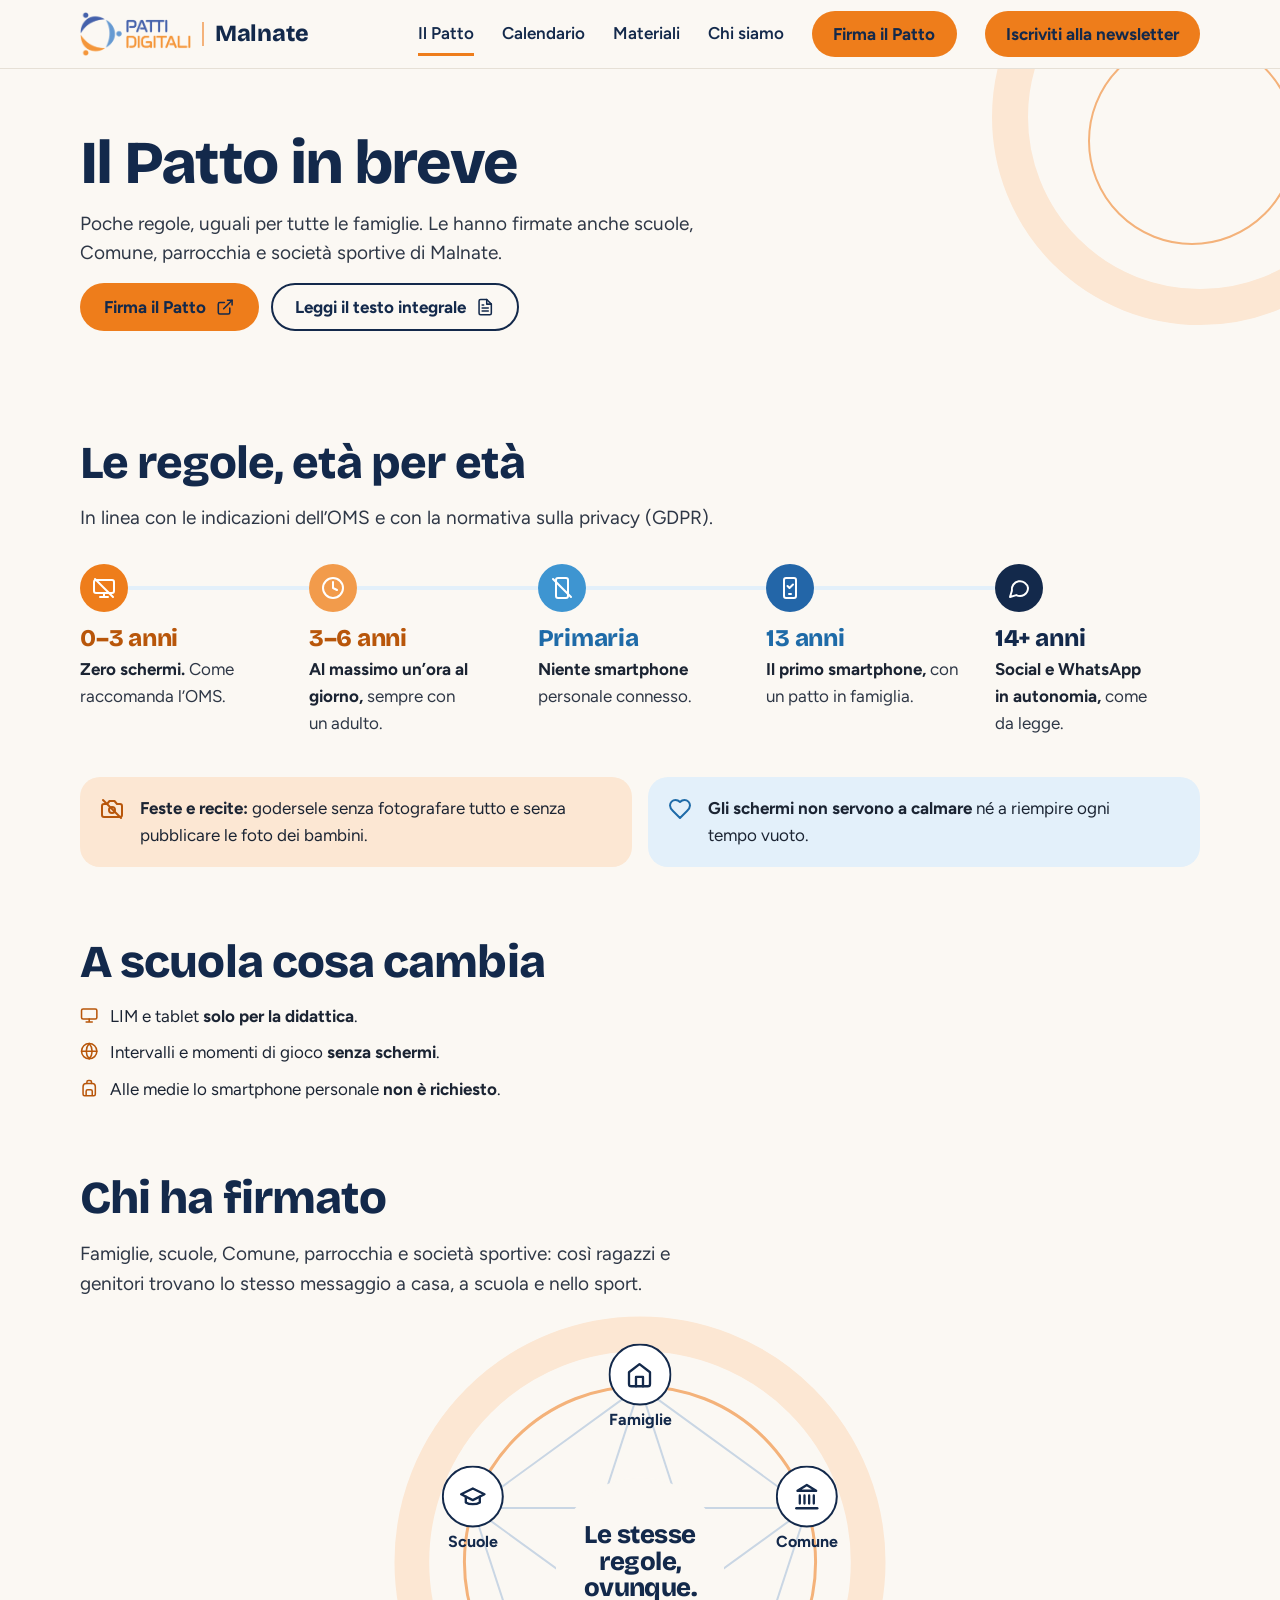
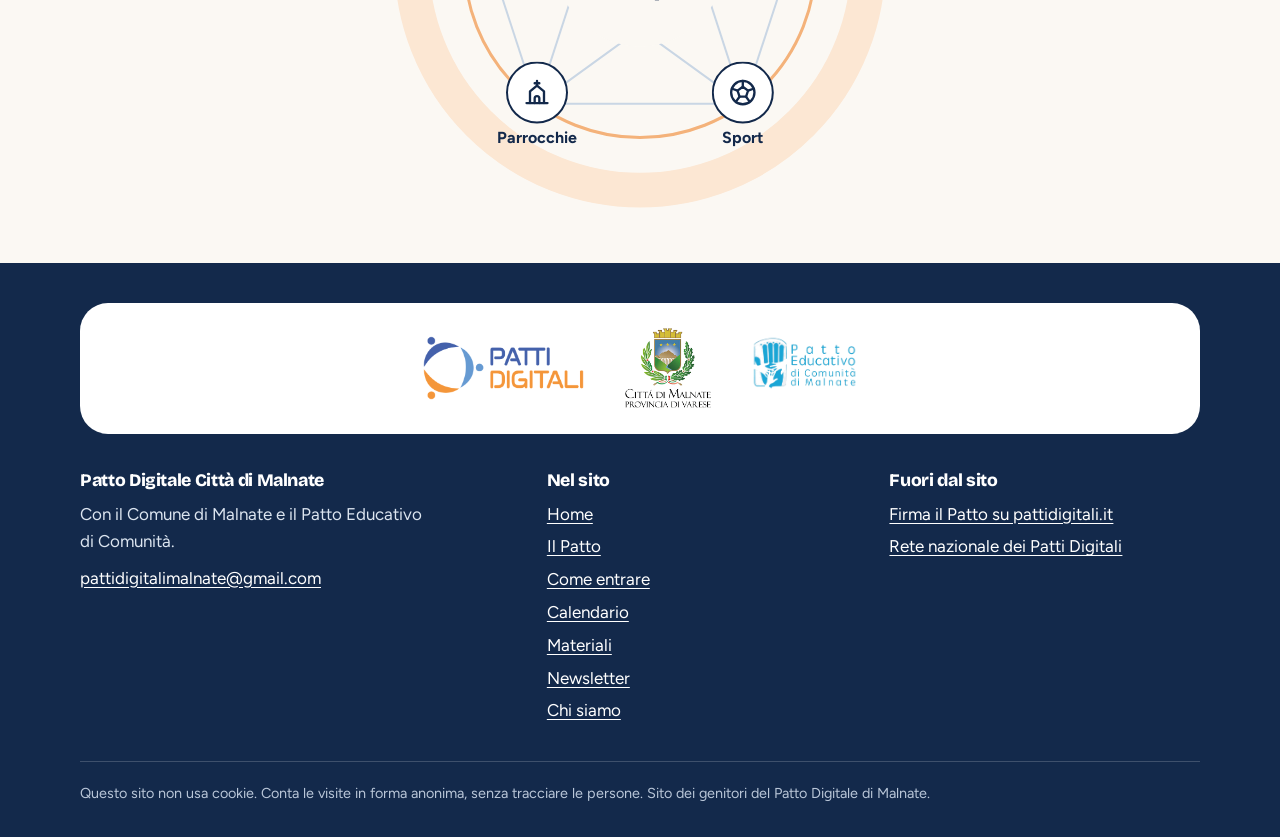
<file: il-patto.html>
<!doctype html>
<html lang="it" class="no-js">
<head>
<meta charset="utf-8">
<meta name="viewport" content="width=device-width, initial-scale=1">
<title>Il Patto in breve · Patti Digitali Malnate</title>
<meta name="description" content="Le regole del Patto Digitale di Malnate, età per età: schermi, primo smartphone, social, scuola, feste e recite.">
<meta name="theme-color" content="#13294b">
<meta property="og:type" content="website">
<meta property="og:locale" content="it_IT">
<meta property="og:site_name" content="Patti Digitali Malnate">
<meta property="og:title" content="Il Patto in breve · Patti Digitali Malnate">
<meta property="og:description" content="Le regole del Patto Digitale di Malnate, età per età: schermi, primo smartphone, social, scuola, feste e recite.">
<meta property="og:image" content="assets/img/og-image.png">
<meta name="twitter:card" content="summary_large_image">
<link rel="icon" href="favicon.ico" sizes="any">
<link rel="icon" type="image/png" sizes="32x32" href="assets/img/favicon-32.png">
<link rel="apple-touch-icon" href="assets/img/apple-touch-icon.png">
<link rel="preload" href="assets/fonts/bricolage-grotesque-latin-wght-normal.woff2" as="font" type="font/woff2" crossorigin>
<link rel="preload" href="assets/fonts/figtree-latin-wght-normal.woff2" as="font" type="font/woff2" crossorigin>
<link rel="stylesheet" href="assets/css/style.css">
<script>document.documentElement.className="js"</script>
</head>
<body>
<a class="skip" href="#contenuto">Vai al contenuto</a>
<header class="site-header">
  <div class="container site-header__bar">
    <a class="brand" href="index.html" aria-label="Patti Digitali Malnate, pagina iniziale"><img src="assets/img/logo-patti-digitali.png" alt="" width="1000" height="398"><span class="brand__place">Malnate</span></a>
    <nav class="nav" aria-label="Menu principale" data-open="false">
      <button class="nav__toggle" type="button" aria-expanded="false" aria-controls="menu"><svg class="icon icon--s" viewBox="0 0 24 24" aria-hidden="true"><path d="M4 6h16M4 12h16M4 18h16"/></svg><span class="nav__toggle-label">Menu</span></button>
      <ul class="nav__list" id="menu">
        <li><a class="nav__link" href="il-patto.html" aria-current="page">Il Patto</a></li><li><a class="nav__link" href="calendario.html">Calendario</a></li><li><a class="nav__link" href="materiali.html">Materiali</a></li><li><a class="nav__link" href="chi-siamo.html">Chi siamo</a></li>
        <li class="nav__cta"><a class="btn btn--primary" href="https://pattidigitali.it/malnate/" target="_blank" rel="noopener">Firma il Patto</a></li>
        <li class="nav__cta"><a class="btn btn--primary" href="newsletter.html">Iscriviti alla newsletter</a></li>
      </ul>
    </nav>
  </div>
</header>
<main id="contenuto">

<section class="page-head rings">
  <div class="container">
    <h1>Il Patto in breve</h1>
    <p class="lead">Poche regole, uguali per tutte le famiglie. Le hanno firmate anche scuole, Comune, parrocchia e società sportive di Malnate.</p>
    <div class="btn-row">
      <a class="btn btn--primary" href="https://pattidigitali.it/malnate/" target="_blank" rel="noopener">Firma il Patto<svg class="icon icon--s" viewBox="0 0 24 24" aria-hidden="true"><path d="M15 3h6v6"/><path d="M10 14 21 3"/><path d="M18 13v6a2 2 0 0 1-2 2H5a2 2 0 0 1-2-2V8a2 2 0 0 1 2-2h6"/></svg></a>
      <a class="btn btn--ghost" href="https://pattidigitali.it/wp-content/uploads/2026/05/PATTO-DIGITALE-Malnate-Integrale.pdf" target="_blank" rel="noopener">Leggi il testo integrale<svg class="icon icon--s" viewBox="0 0 24 24" aria-hidden="true"><path d="M14 2H6a2 2 0 0 0-2 2v16a2 2 0 0 0 2 2h12a2 2 0 0 0 2-2V8z"/><path d="M14 2v6h6M16 13H8M16 17H8M10 9H8"/></svg></a>
    </div>
  </div>
</section>

<section class="section section--tight">
  <div class="container stack--l stack">
    <div>
      <div class="section__head"><h2>Le regole, età per età</h2><p class="lead">In linea con le indicazioni dell’OMS e con la normativa sulla privacy (GDPR).</p></div>
      <ol class="eta" aria-label="Le regole, dall’infanzia all’adolescenza"><li class="eta__item" style="--c:#ee7d1b;--c-text:#b8560a">
  <span class="eta__icon"><svg class="icon" viewBox="0 0 24 24" aria-hidden="true"><rect x="2" y="4" width="20" height="13" rx="2"/><path d="M8 21h8M12 17v4"/><path d="M3 3l18 18"/></svg></span>
  <div>
    <h3 class="eta__age">0–3 anni</h3>
    <p class="eta__text"><strong>Zero schermi.</strong> Come raccomanda l’OMS.</p>
  </div>
</li><li class="eta__item" style="--c:#f29b4b;--c-text:#b8560a">
  <span class="eta__icon"><svg class="icon" viewBox="0 0 24 24" aria-hidden="true"><circle cx="12" cy="12" r="10"/><path d="M12 6v6l4 2"/></svg></span>
  <div>
    <h3 class="eta__age">3–6 anni</h3>
    <p class="eta__text"><strong>Al massimo un’ora al giorno,</strong> sempre con un adulto.</p>
  </div>
</li><li class="eta__item" style="--c:#3e95d1;--c-text:#1f6ba8">
  <span class="eta__icon"><svg class="icon" viewBox="0 0 24 24" aria-hidden="true"><rect x="6" y="2" width="12" height="20" rx="2"/><path d="M3 3l18 18"/></svg></span>
  <div>
    <h3 class="eta__age">Primaria</h3>
    <p class="eta__text"><strong>Niente smartphone</strong> personale connesso.</p>
  </div>
</li><li class="eta__item" style="--c:#2366a8;--c-text:#1f6ba8">
  <span class="eta__icon"><svg class="icon" viewBox="0 0 24 24" aria-hidden="true"><rect x="6" y="2" width="12" height="20" rx="2"/><path d="M11 18h2"/><path d="m9.5 10 2 2 3.5-3.5"/></svg></span>
  <div>
    <h3 class="eta__age">13 anni</h3>
    <p class="eta__text"><strong>Il primo smartphone,</strong> con un patto in famiglia.</p>
  </div>
</li><li class="eta__item" style="--c:#13294b;--c-text:#13294b">
  <span class="eta__icon"><svg class="icon" viewBox="0 0 24 24" aria-hidden="true"><path d="M21 12a8 8 0 0 1-11.7 7.1L3 21l1.9-6.3A8 8 0 1 1 21 12z"/></svg></span>
  <div>
    <h3 class="eta__age">14+ anni</h3>
    <p class="eta__text"><strong>Social e WhatsApp in autonomia,</strong> come da legge.</p>
  </div>
</li></ol>
      <div class="notes">
  <p class="note"><svg class="icon" viewBox="0 0 24 24" aria-hidden="true"><path d="M14.5 4h-5L7 7H4a2 2 0 0 0-2 2v9a2 2 0 0 0 2 2h16a2 2 0 0 0 2-2V9a2 2 0 0 0-2-2h-3z"/><circle cx="12" cy="13" r="3"/><path d="M3 3l18 18"/></svg><span><strong>Feste e recite:</strong> godersele senza fotografare tutto e senza pubblicare le foto dei bambini.</span></p>
  <p class="note note--sky"><svg class="icon" viewBox="0 0 24 24" aria-hidden="true"><path d="M19 14c1.5-1.5 3-3.2 3-5.5A5.5 5.5 0 0 0 16.5 3c-1.8 0-3 .5-4.5 2-1.5-1.5-2.7-2-4.5-2A5.5 5.5 0 0 0 2 8.5c0 2.3 1.5 4 3 5.5l7 7z"/></svg><span><strong>Gli schermi non servono a calmare</strong> né a riempire ogni tempo vuoto.</span></p>
</div>
    </div>

    <div class="sub">
      <h2>A scuola cosa cambia</h2>
      <ul class="path__list" style="max-width:40rem">
        <li><svg class="icon icon--s" viewBox="0 0 24 24" aria-hidden="true"><rect x="2" y="4" width="20" height="13" rx="2"/><path d="M8 21h8M12 17v4"/></svg><span>LIM e tablet <strong>solo per la didattica</strong>.</span></li>
        <li><svg class="icon icon--s" viewBox="0 0 24 24" aria-hidden="true"><circle cx="12" cy="12" r="10"/><path d="M12 2a15 15 0 0 1 0 20M12 2a15 15 0 0 0 0 20M2 12h20"/></svg><span>Intervalli e momenti di gioco <strong>senza schermi</strong>.</span></li>
        <li><svg class="icon icon--s" viewBox="0 0 24 24" aria-hidden="true"><path d="M4 10a4 4 0 0 1 4-4h8a4 4 0 0 1 4 4v10a2 2 0 0 1-2 2H6a2 2 0 0 1-2-2z"/><path d="M9 6V4a2 2 0 0 1 2-2h2a2 2 0 0 1 2 2v2"/><path d="M8 21v-5a2 2 0 0 1 2-2h4a2 2 0 0 1 2 2v5"/></svg><span>Alle medie lo smartphone personale <strong>non è richiesto</strong>.</span></li>
      </ul>
    </div>

    <div class="sub">
      <h2>Chi ha firmato</h2>
      <p class="lead">Famiglie, scuole, Comune, parrocchia e società sportive: così ragazzi e genitori trovano lo stesso messaggio a casa, a scuola e nello sport.</p>
      <div class="rete" role="group" aria-label="Famiglie, scuole, parrocchie, società sportive e Comune firmano le stesse regole">
  <svg class="rete__svg" viewBox="0 0 100 100" aria-hidden="true">
    <circle cx="50" cy="50" r="46" fill="none" stroke="#fce7d3" stroke-width="7"/>
    <circle cx="50" cy="50" r="35.4" fill="none" stroke="#f4b27a" stroke-width="0.6"/>
    <g stroke="#c9d6e4" stroke-width="0.4"><line x1="50" y1="14.6" x2="83.7" y2="39.1"/><line x1="50" y1="14.6" x2="70.8" y2="78.6"/><line x1="50" y1="14.6" x2="29.2" y2="78.6"/><line x1="50" y1="14.6" x2="16.3" y2="39.1"/><line x1="83.7" y1="39.1" x2="70.8" y2="78.6"/><line x1="83.7" y1="39.1" x2="29.2" y2="78.6"/><line x1="83.7" y1="39.1" x2="16.3" y2="39.1"/><line x1="70.8" y1="78.6" x2="29.2" y2="78.6"/><line x1="70.8" y1="78.6" x2="16.3" y2="39.1"/><line x1="29.2" y1="78.6" x2="16.3" y2="39.1"/></g>
    <circle cx="50" cy="50" r="17" fill="#fbf8f3"/>
  </svg>
  <p class="rete__center">Le stesse regole, ovunque.</p>
  <ul class="rete__list"><li class="rete__node" style="--x:50%;--y:14.6%;--i:0"><span class="rete__icon"><svg class="icon" viewBox="0 0 24 24" aria-hidden="true"><path d="m3 10 9-7 9 7v10a2 2 0 0 1-2 2H5a2 2 0 0 1-2-2z"/><path d="M9 22v-8h6v8"/></svg></span><span class="rete__label">Famiglie</span></li><li class="rete__node" style="--x:83.7%;--y:39.1%;--i:1"><span class="rete__icon"><svg class="icon" viewBox="0 0 24 24" aria-hidden="true"><path d="M3 22h18"/><path d="M6 18v-7M10 18v-7M14 18v-7M18 18v-7"/><path d="M12 2 20 7H4z"/></svg></span><span class="rete__label">Comune</span></li><li class="rete__node" style="--x:70.8%;--y:78.6%;--i:2"><span class="rete__icon"><svg class="icon" viewBox="0 0 24 24" aria-hidden="true"><circle cx="12" cy="12" r="10"/><path d="m12 7 4.5 3.3-1.7 5.2H9.2l-1.7-5.2z"/><path d="M12 7V2M16.5 10.3l4.6-1.6M14.8 15.5l2.9 4M9.2 15.5l-2.9 4M7.5 10.3 2.9 8.7"/></svg></span><span class="rete__label">Sport</span></li><li class="rete__node" style="--x:29.2%;--y:78.6%;--i:3"><span class="rete__icon"><svg class="icon" viewBox="0 0 24 24" aria-hidden="true"><path d="M12 2v4M10 4h4"/><path d="M6 21V11l6-5 6 5v10"/><path d="M3 21h18"/><path d="M10 21v-4a2 2 0 0 1 4 0v4"/></svg></span><span class="rete__label">Parrocchie</span></li><li class="rete__node" style="--x:16.3%;--y:39.1%;--i:4"><span class="rete__icon"><svg class="icon" viewBox="0 0 24 24" aria-hidden="true"><path d="M22 10 12 5 2 10l10 5 10-5z"/><path d="M6 12v5c3 2 9 2 12 0v-5"/></svg></span><span class="rete__label">Scuole</span></li></ul>
</div>
    </div>
  </div>
</section>

</main>
<footer class="site-footer">
  <div class="container">
    <div class="partners">
      <img src="assets/img/logo-patti-digitali.png" alt="Patti Digitali" width="1000" height="398">
      <img class="is-tall" src="assets/img/logo-comune-malnate.png" alt="Città di Malnate, Provincia di Varese" width="329" height="312">
      <img src="assets/img/logo-patto-educativo.png" alt="Patto Educativo di Comunità di Malnate" width="245" height="150">
    </div>
    <div class="footer-grid">
      <div>
        <h2>Patto Digitale Città di Malnate</h2>
        <p>Con il Comune di Malnate e il Patto Educativo di Comunità.</p>
        <p style="margin-top:.6rem"><a href="mailto:pattidigitalimalnate@gmail.com">pattidigitalimalnate@gmail.com</a></p>
      </div>
      <div>
        <h2>Nel sito</h2>
        <ul><li><a href="index.html">Home</a></li><li><a href="il-patto.html">Il Patto</a></li><li><a href="onboarding.html">Come entrare</a></li><li><a href="calendario.html">Calendario</a></li><li><a href="materiali.html">Materiali</a></li><li><a href="newsletter.html">Newsletter</a></li><li><a href="chi-siamo.html">Chi siamo</a></li></ul>
      </div>
      <div>
        <h2>Fuori dal sito</h2>
        <ul>
          <li><a href="https://pattidigitali.it/malnate/" target="_blank" rel="noopener">Firma il Patto su pattidigitali.it</a></li>
          <li><a href="https://pattidigitali.it" target="_blank" rel="noopener">Rete nazionale dei Patti Digitali</a></li>
        </ul>
      </div>
    </div>
    <p class="footer-legal">Questo sito non usa cookie. Conta le visite in forma anonima, senza tracciare le persone. Sito dei genitori del Patto Digitale di Malnate.</p>
  </div>
</footer>
<script src="assets/js/main.js" defer></script>
</body>
</html>
</file>
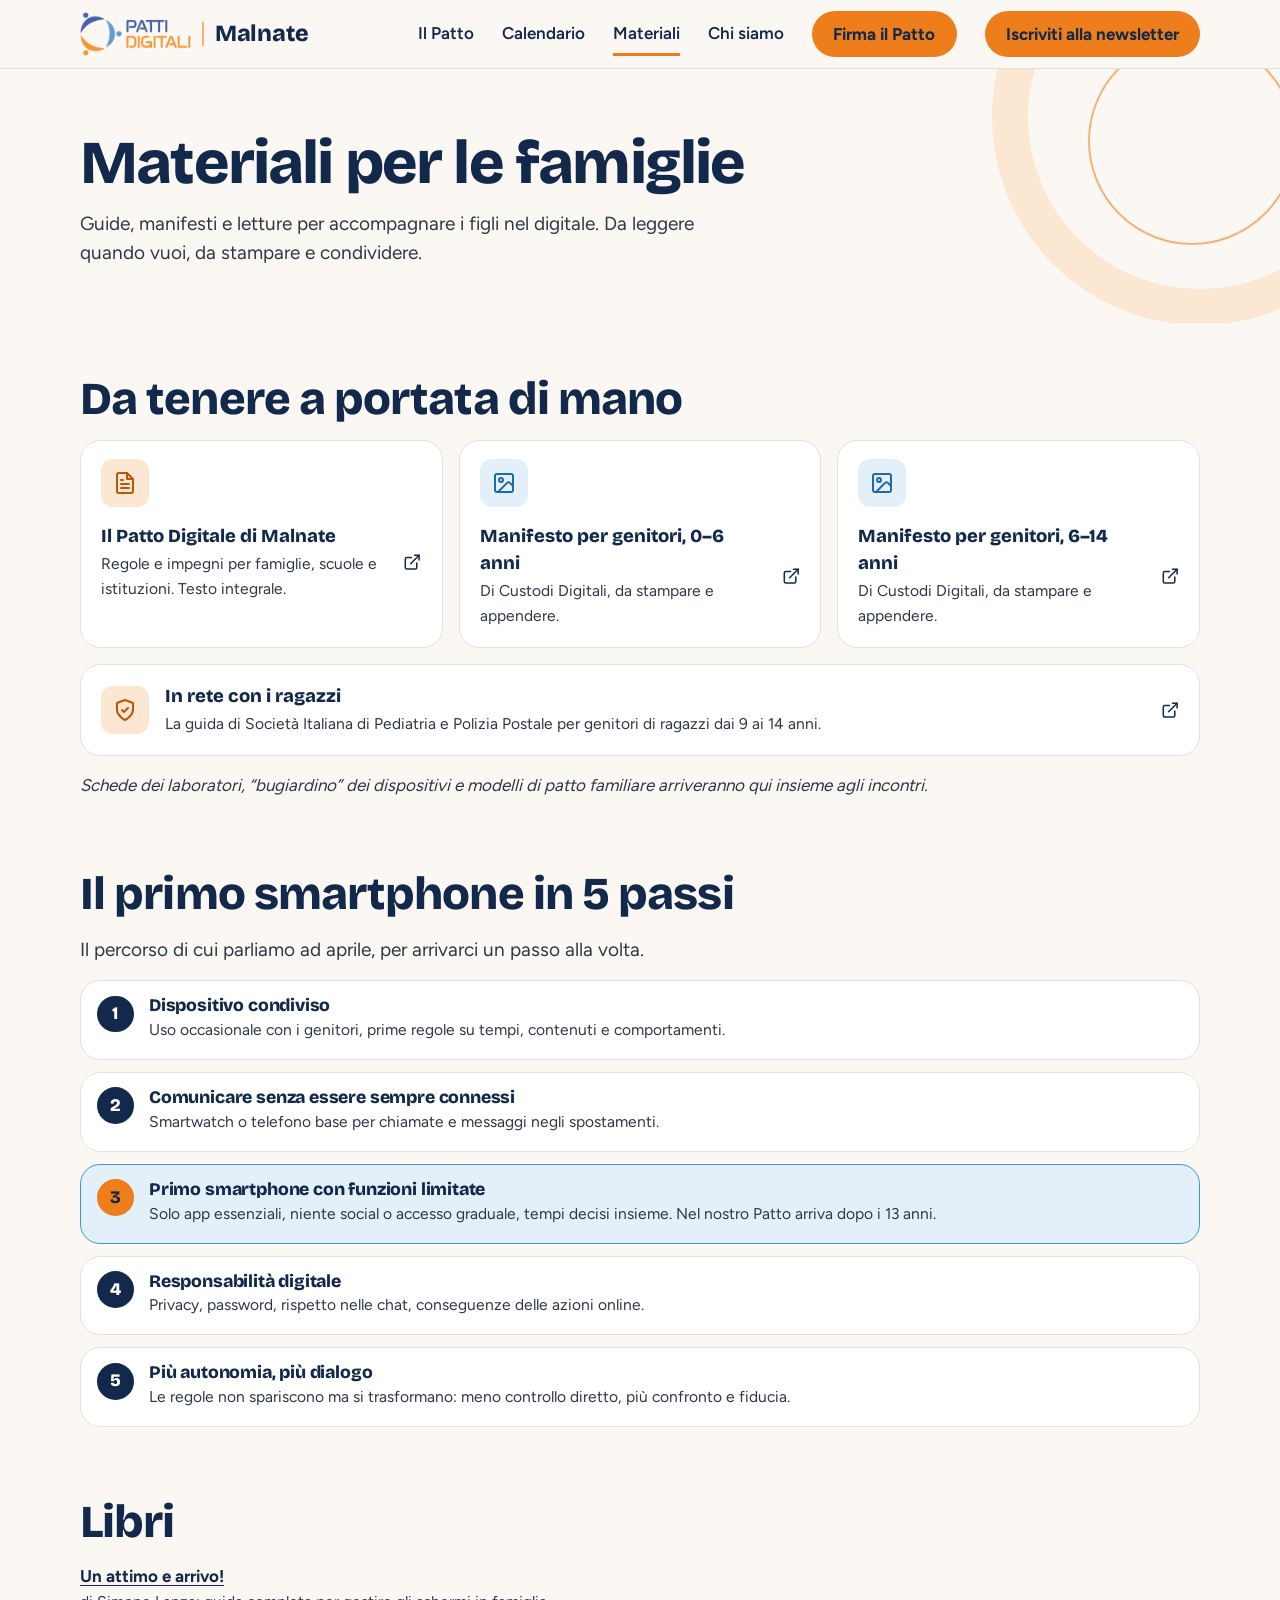
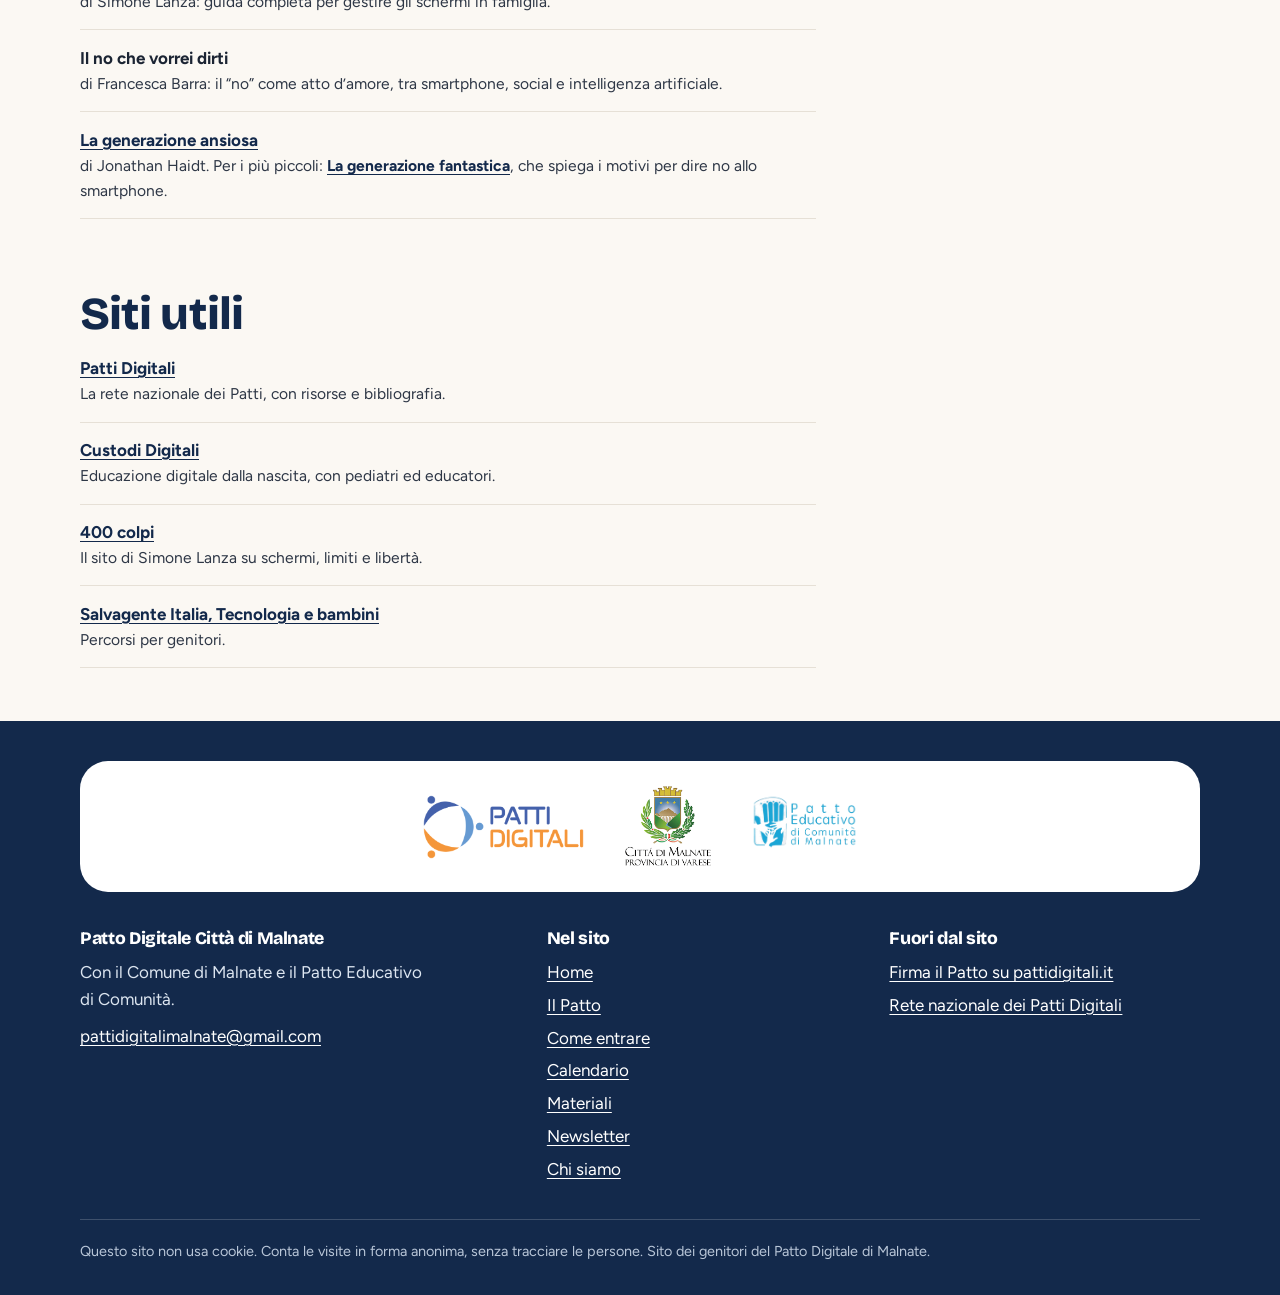
<file: materiali.html>
<!doctype html>
<html lang="it" class="no-js">
<head>
<meta charset="utf-8">
<meta name="viewport" content="width=device-width, initial-scale=1">
<title>Materiali per le famiglie · Patti Digitali Malnate</title>
<meta name="description" content="Guide, manifesti, libri e siti utili per accompagnare bambini e ragazzi nel digitale, e il percorso in 5 passi verso il primo smartphone.">
<meta name="theme-color" content="#13294b">
<meta property="og:type" content="website">
<meta property="og:locale" content="it_IT">
<meta property="og:site_name" content="Patti Digitali Malnate">
<meta property="og:title" content="Materiali per le famiglie · Patti Digitali Malnate">
<meta property="og:description" content="Guide, manifesti, libri e siti utili per accompagnare bambini e ragazzi nel digitale, e il percorso in 5 passi verso il primo smartphone.">
<meta property="og:image" content="assets/img/og-image.png">
<meta name="twitter:card" content="summary_large_image">
<link rel="icon" href="favicon.ico" sizes="any">
<link rel="icon" type="image/png" sizes="32x32" href="assets/img/favicon-32.png">
<link rel="apple-touch-icon" href="assets/img/apple-touch-icon.png">
<link rel="preload" href="assets/fonts/bricolage-grotesque-latin-wght-normal.woff2" as="font" type="font/woff2" crossorigin>
<link rel="preload" href="assets/fonts/figtree-latin-wght-normal.woff2" as="font" type="font/woff2" crossorigin>
<link rel="stylesheet" href="assets/css/style.css">
<script>document.documentElement.className="js"</script>
</head>
<body>
<a class="skip" href="#contenuto">Vai al contenuto</a>
<header class="site-header">
  <div class="container site-header__bar">
    <a class="brand" href="index.html" aria-label="Patti Digitali Malnate, pagina iniziale"><img src="assets/img/logo-patti-digitali.png" alt="" width="1000" height="398"><span class="brand__place">Malnate</span></a>
    <nav class="nav" aria-label="Menu principale" data-open="false">
      <button class="nav__toggle" type="button" aria-expanded="false" aria-controls="menu"><svg class="icon icon--s" viewBox="0 0 24 24" aria-hidden="true"><path d="M4 6h16M4 12h16M4 18h16"/></svg><span class="nav__toggle-label">Menu</span></button>
      <ul class="nav__list" id="menu">
        <li><a class="nav__link" href="il-patto.html">Il Patto</a></li><li><a class="nav__link" href="calendario.html">Calendario</a></li><li><a class="nav__link" href="materiali.html" aria-current="page">Materiali</a></li><li><a class="nav__link" href="chi-siamo.html">Chi siamo</a></li>
        <li class="nav__cta"><a class="btn btn--primary" href="https://pattidigitali.it/malnate/" target="_blank" rel="noopener">Firma il Patto</a></li>
        <li class="nav__cta"><a class="btn btn--primary" href="newsletter.html">Iscriviti alla newsletter</a></li>
      </ul>
    </nav>
  </div>
</header>
<main id="contenuto">

<section class="page-head rings">
  <div class="container">
    <h1>Materiali per le famiglie</h1>
    <p class="lead">Guide, manifesti e letture per accompagnare i figli nel digitale. Da leggere quando vuoi, da stampare e condividere.</p>
  </div>
</section>

<section class="section section--tight">
  <div class="container stack stack--l">
    <div class="sub">
      <h2>Da tenere a portata di mano</h2>
      <div class="res-grid res-grid--3">
        <a class="resource" href="https://pattidigitali.it/wp-content/uploads/2026/05/PATTO-DIGITALE-Malnate-Integrale.pdf" target="_blank" rel="noopener">
  <span class="resource__icon"><svg class="icon" viewBox="0 0 24 24" aria-hidden="true"><path d="M14 2H6a2 2 0 0 0-2 2v16a2 2 0 0 0 2 2h12a2 2 0 0 0 2-2V8z"/><path d="M14 2v6h6M16 13H8M16 17H8M10 9H8"/></svg></span>
  <span><span class="resource__title">Il Patto Digitale di Malnate</span><span class="resource__desc" style="display:block">Regole e impegni per famiglie, scuole e istituzioni. Testo integrale.</span></span>
  <span class="resource__go"><svg class="icon icon--s" viewBox="0 0 24 24" aria-hidden="true"><path d="M15 3h6v6"/><path d="M10 14 21 3"/><path d="M18 13v6a2 2 0 0 1-2 2H5a2 2 0 0 1-2-2V8a2 2 0 0 1 2-2h6"/></svg><span class="sr-only"> (si apre in una nuova scheda)</span></span>
</a>
        <a class="resource resource--sky" href="https://www.custodidigitali.it/wp-content/uploads/2023/11/2.-Manifesto-genitori-0-6-anni.png" target="_blank" rel="noopener">
  <span class="resource__icon"><svg class="icon" viewBox="0 0 24 24" aria-hidden="true"><rect x="3" y="3" width="18" height="18" rx="2"/><circle cx="9" cy="9" r="2"/><path d="m21 15-3.09-3.09a2 2 0 0 0-2.82 0L6 21"/></svg></span>
  <span><span class="resource__title">Manifesto per genitori, 0–6 anni</span><span class="resource__desc" style="display:block">Di Custodi Digitali, da stampare e appendere.</span></span>
  <span class="resource__go"><svg class="icon icon--s" viewBox="0 0 24 24" aria-hidden="true"><path d="M15 3h6v6"/><path d="M10 14 21 3"/><path d="M18 13v6a2 2 0 0 1-2 2H5a2 2 0 0 1-2-2V8a2 2 0 0 1 2-2h6"/></svg><span class="sr-only"> (si apre in una nuova scheda)</span></span>
</a>
        <a class="resource resource--sky" href="https://www.custodidigitali.it/wp-content/uploads/2023/11/3.-Manifesto-genitori-6-14-anni.png" target="_blank" rel="noopener">
  <span class="resource__icon"><svg class="icon" viewBox="0 0 24 24" aria-hidden="true"><rect x="3" y="3" width="18" height="18" rx="2"/><circle cx="9" cy="9" r="2"/><path d="m21 15-3.09-3.09a2 2 0 0 0-2.82 0L6 21"/></svg></span>
  <span><span class="resource__title">Manifesto per genitori, 6–14 anni</span><span class="resource__desc" style="display:block">Di Custodi Digitali, da stampare e appendere.</span></span>
  <span class="resource__go"><svg class="icon icon--s" viewBox="0 0 24 24" aria-hidden="true"><path d="M15 3h6v6"/><path d="M10 14 21 3"/><path d="M18 13v6a2 2 0 0 1-2 2H5a2 2 0 0 1-2-2V8a2 2 0 0 1 2-2h6"/></svg><span class="sr-only"> (si apre in una nuova scheda)</span></span>
</a>
      </div>
      <div class="res-grid">
        <a class="resource" href="https://www.commissariatodips.it/docs/inreteconiragazzi.pdf" target="_blank" rel="noopener">
  <span class="resource__icon"><svg class="icon" viewBox="0 0 24 24" aria-hidden="true"><path d="M12 22s8-4 8-10V5l-8-3-8 3v7c0 6 8 10 8 10z"/><path d="m9 12 2 2 4-4"/></svg></span>
  <span><span class="resource__title">In rete con i ragazzi</span><span class="resource__desc" style="display:block">La guida di Società Italiana di Pediatria e Polizia Postale per genitori di ragazzi dai 9 ai 14 anni.</span></span>
  <span class="resource__go"><svg class="icon icon--s" viewBox="0 0 24 24" aria-hidden="true"><path d="M15 3h6v6"/><path d="M10 14 21 3"/><path d="M18 13v6a2 2 0 0 1-2 2H5a2 2 0 0 1-2-2V8a2 2 0 0 1 2-2h6"/></svg><span class="sr-only"> (si apre in una nuova scheda)</span></span>
</a>
      </div>
      <p class="hint">Schede dei laboratori, “bugiardino” dei dispositivi e modelli di patto familiare arriveranno qui insieme agli incontri.</p>
    </div>

    <div class="sub">
      <h2>Il primo smartphone in 5 passi</h2>
      <p class="lead">Il percorso di cui parliamo ad aprile, per arrivarci un passo alla volta.</p>
      <ol class="passi"><li class="passo"><h3>Dispositivo condiviso</h3><p>Uso occasionale con i genitori, prime regole su tempi, contenuti e comportamenti.</p></li><li class="passo"><h3>Comunicare senza essere sempre connessi</h3><p>Smartwatch o telefono base per chiamate e messaggi negli spostamenti.</p></li><li class="passo passo--ours"><h3>Primo smartphone con funzioni limitate</h3><p>Solo app essenziali, niente social o accesso graduale, tempi decisi insieme. Nel nostro Patto arriva dopo i 13 anni.</p></li><li class="passo"><h3>Responsabilità digitale</h3><p>Privacy, password, rispetto nelle chat, conseguenze delle azioni online.</p></li><li class="passo"><h3>Più autonomia, più dialogo</h3><p>Le regole non spariscono ma si trasformano: meno controllo diretto, più confronto e fiducia.</p></li></ol>
    </div>

    <div class="sub">
      <h2>Libri</h2>
      <ul class="link-list">
        <li><a href="https://pattidigitali.it/2026/05/28/un-attimo-e-arrivo-finalmente-una-guida-completa-per-gestire-gli-schermi-in-famiglia/" target="_blank" rel="noopener">Un attimo e arrivo!</a><span>di Simone Lanza: guida completa per gestire gli schermi in famiglia.</span></li>
        <li><strong>Il no che vorrei dirti</strong><span>di Francesca Barra: il “no” come atto d’amore, tra smartphone, social e intelligenza artificiale.</span></li>
        <li><a href="https://pattidigitali.it/2025/01/13/la-generazione-ansiosa/" target="_blank" rel="noopener">La generazione ansiosa</a><span>di Jonathan Haidt. Per i più piccoli: <a href="https://pattidigitali.it/2026/03/20/la-generazione-fantastica-in-un-libro-i-motivi-per-dire-no-allo-smartphone-spiegati-ai-piu-piccoli/" target="_blank" rel="noopener">La generazione fantastica</a>, che spiega i motivi per dire no allo smartphone.</span></li>
      </ul>
    </div>

    <div class="sub">
      <h2>Siti utili</h2>
      <ul class="link-list">
        <li><a href="https://pattidigitali.it" target="_blank" rel="noopener">Patti Digitali</a><span>La rete nazionale dei Patti, con risorse e bibliografia.</span></li>
        <li><a href="https://www.custodidigitali.it" target="_blank" rel="noopener">Custodi Digitali</a><span>Educazione digitale dalla nascita, con pediatri ed educatori.</span></li>
        <li><a href="https://www.400colpi.net" target="_blank" rel="noopener">400 colpi</a><span>Il sito di Simone Lanza su schermi, limiti e libertà.</span></li>
        <li><a href="https://salvagenteitalia.org/offerta-formativa/tecnologia-e-bambini/" target="_blank" rel="noopener">Salvagente Italia, Tecnologia e bambini</a><span>Percorsi per genitori.</span></li>
      </ul>
    </div>
  </div>
</section>

</main>
<footer class="site-footer">
  <div class="container">
    <div class="partners">
      <img src="assets/img/logo-patti-digitali.png" alt="Patti Digitali" width="1000" height="398">
      <img class="is-tall" src="assets/img/logo-comune-malnate.png" alt="Città di Malnate, Provincia di Varese" width="329" height="312">
      <img src="assets/img/logo-patto-educativo.png" alt="Patto Educativo di Comunità di Malnate" width="245" height="150">
    </div>
    <div class="footer-grid">
      <div>
        <h2>Patto Digitale Città di Malnate</h2>
        <p>Con il Comune di Malnate e il Patto Educativo di Comunità.</p>
        <p style="margin-top:.6rem"><a href="mailto:pattidigitalimalnate@gmail.com">pattidigitalimalnate@gmail.com</a></p>
      </div>
      <div>
        <h2>Nel sito</h2>
        <ul><li><a href="index.html">Home</a></li><li><a href="il-patto.html">Il Patto</a></li><li><a href="onboarding.html">Come entrare</a></li><li><a href="calendario.html">Calendario</a></li><li><a href="materiali.html">Materiali</a></li><li><a href="newsletter.html">Newsletter</a></li><li><a href="chi-siamo.html">Chi siamo</a></li></ul>
      </div>
      <div>
        <h2>Fuori dal sito</h2>
        <ul>
          <li><a href="https://pattidigitali.it/malnate/" target="_blank" rel="noopener">Firma il Patto su pattidigitali.it</a></li>
          <li><a href="https://pattidigitali.it" target="_blank" rel="noopener">Rete nazionale dei Patti Digitali</a></li>
        </ul>
      </div>
    </div>
    <p class="footer-legal">Questo sito non usa cookie. Conta le visite in forma anonima, senza tracciare le persone. Sito dei genitori del Patto Digitale di Malnate.</p>
  </div>
</footer>
<script src="assets/js/main.js" defer></script>
</body>
</html>
</file>
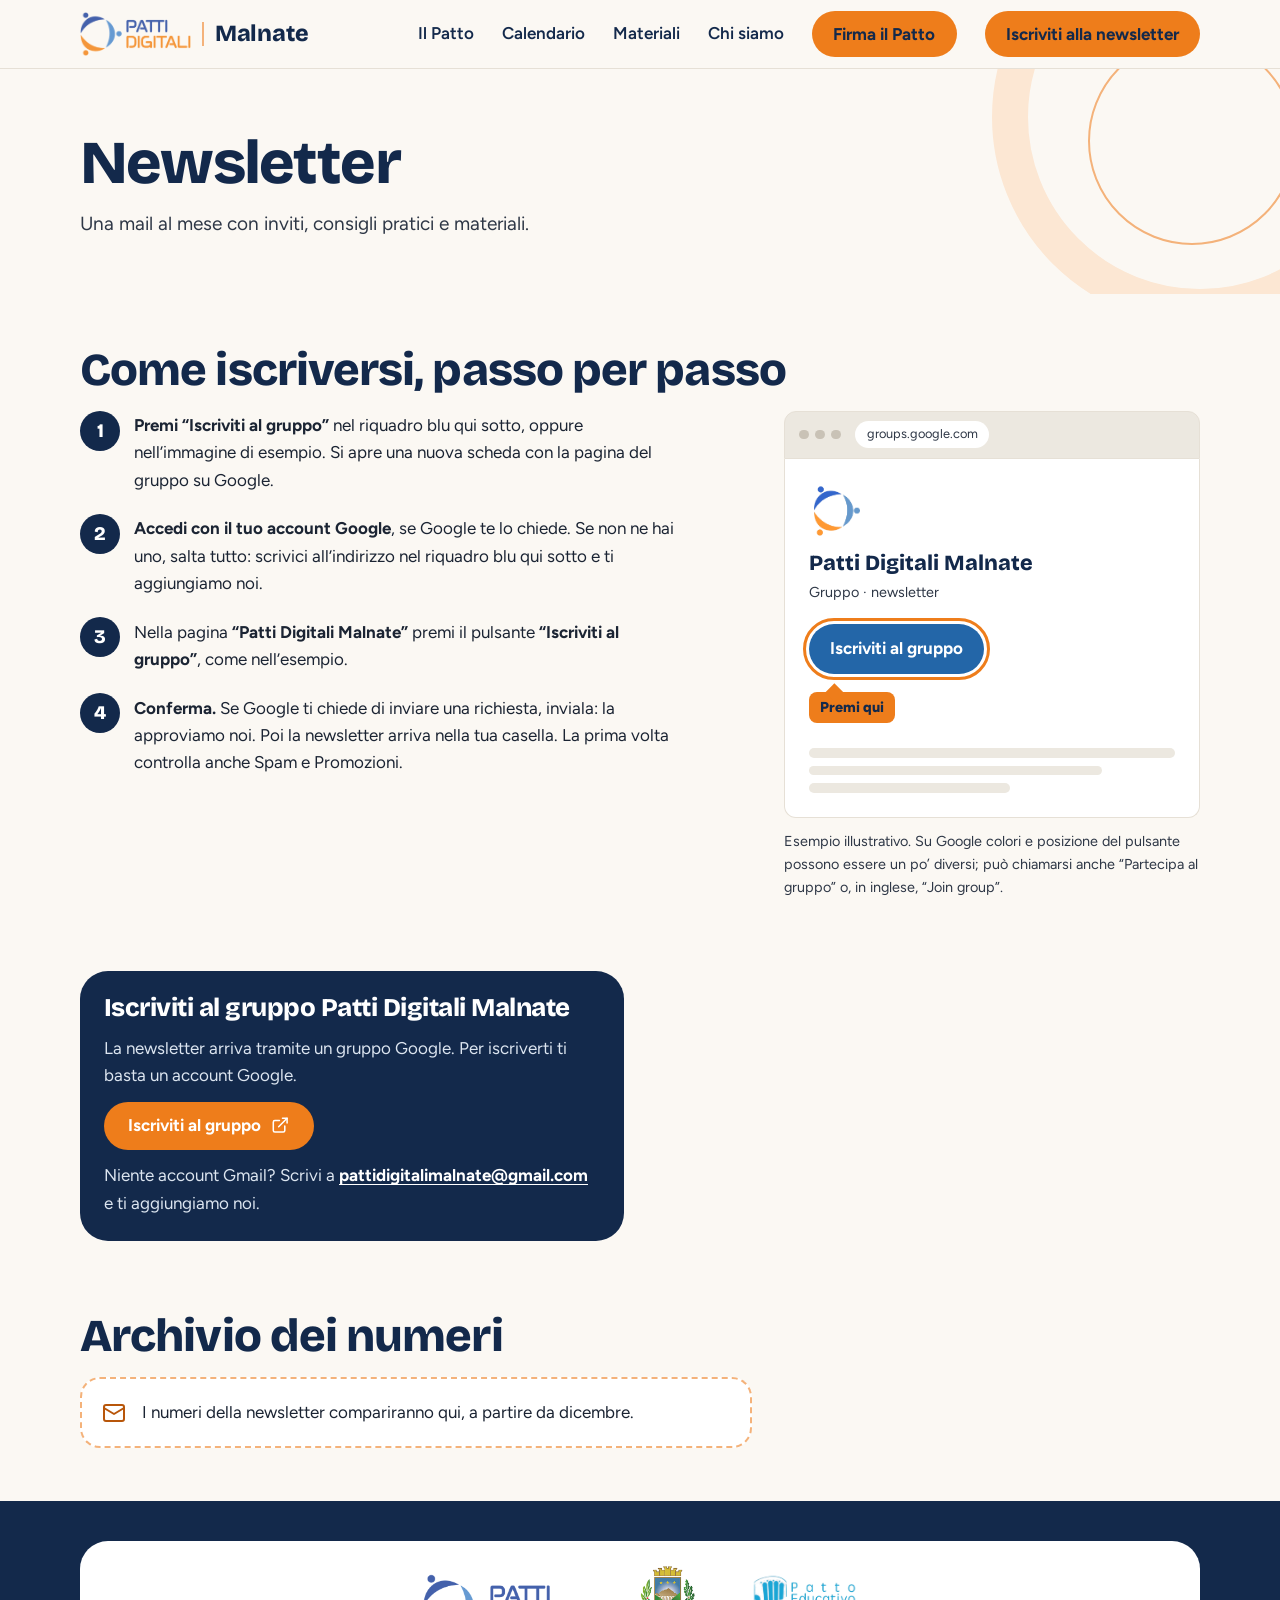
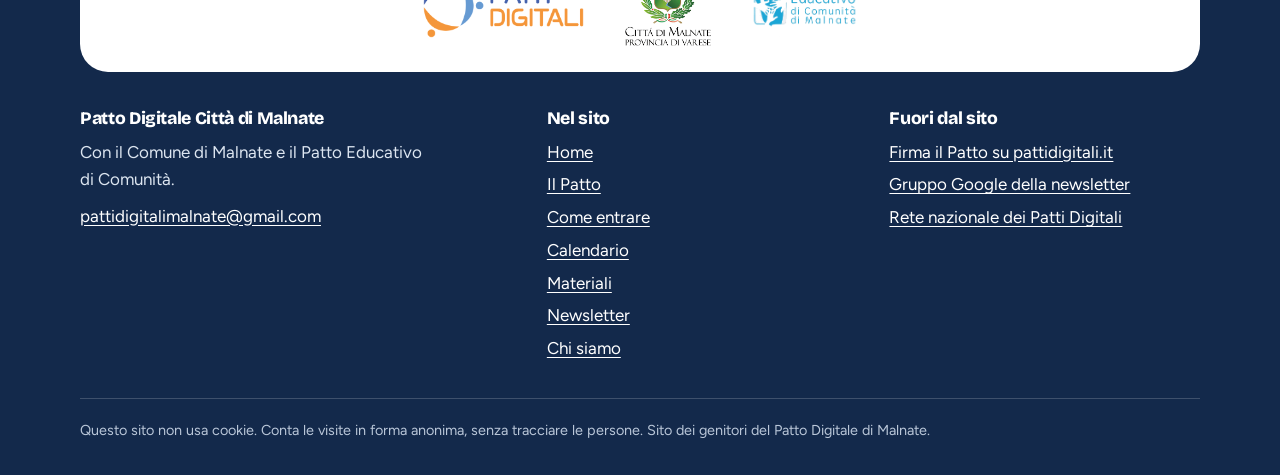
<file: newsletter.html>
<!doctype html>
<html lang="it" class="no-js">
<head>
<meta charset="utf-8">
<meta name="viewport" content="width=device-width, initial-scale=1">
<title>Newsletter · Patti Digitali Malnate</title>
<meta name="description" content="Una mail al mese con inviti, consigli pratici e materiali del Patto Digitale di Malnate. Come iscriversi e archivio dei numeri.">
<meta name="theme-color" content="#13294b">
<meta property="og:type" content="website">
<meta property="og:locale" content="it_IT">
<meta property="og:site_name" content="Patti Digitali Malnate">
<meta property="og:title" content="Newsletter · Patti Digitali Malnate">
<meta property="og:description" content="Una mail al mese con inviti, consigli pratici e materiali del Patto Digitale di Malnate. Come iscriversi e archivio dei numeri.">
<meta property="og:image" content="assets/img/og-image.png">
<meta name="twitter:card" content="summary_large_image">
<link rel="icon" href="favicon.ico" sizes="any">
<link rel="icon" type="image/png" sizes="32x32" href="assets/img/favicon-32.png">
<link rel="apple-touch-icon" href="assets/img/apple-touch-icon.png">
<link rel="preload" href="assets/fonts/bricolage-grotesque-latin-wght-normal.woff2" as="font" type="font/woff2" crossorigin>
<link rel="preload" href="assets/fonts/figtree-latin-wght-normal.woff2" as="font" type="font/woff2" crossorigin>
<link rel="stylesheet" href="assets/css/style.css">
<script>document.documentElement.className="js"</script>
</head>
<body>
<a class="skip" href="#contenuto">Vai al contenuto</a>
<header class="site-header">
  <div class="container site-header__bar">
    <a class="brand" href="index.html" aria-label="Patti Digitali Malnate, pagina iniziale"><img src="assets/img/logo-patti-digitali.png" alt="" width="1000" height="398"><span class="brand__place">Malnate</span></a>
    <nav class="nav" aria-label="Menu principale" data-open="false">
      <button class="nav__toggle" type="button" aria-expanded="false" aria-controls="menu"><svg class="icon icon--s" viewBox="0 0 24 24" aria-hidden="true"><path d="M4 6h16M4 12h16M4 18h16"/></svg><span class="nav__toggle-label">Menu</span></button>
      <ul class="nav__list" id="menu">
        <li><a class="nav__link" href="il-patto.html">Il Patto</a></li><li><a class="nav__link" href="calendario.html">Calendario</a></li><li><a class="nav__link" href="materiali.html">Materiali</a></li><li><a class="nav__link" href="chi-siamo.html">Chi siamo</a></li>
        <li class="nav__cta"><a class="btn btn--primary" href="https://pattidigitali.it/malnate/" target="_blank" rel="noopener">Firma il Patto</a></li>
        <li class="nav__cta"><a class="btn btn--primary" href="newsletter.html" aria-current="page">Iscriviti alla newsletter</a></li>
      </ul>
    </nav>
  </div>
</header>
<main id="contenuto">

<section class="page-head rings">
  <div class="container">
    <h1>Newsletter</h1>
    <p class="lead">Una mail al mese con inviti, consigli pratici e materiali.</p>
  </div>
</section>

<section class="section section--tight">
  <div class="container stack stack--l">
    <div class="sub">
      <h2>Come iscriversi, passo per passo</h2>
      <div class="howto">
        <ol class="howto__steps">
          <li><span class="step__n" aria-hidden="true">1</span><p><strong>Premi “Iscriviti al gruppo”</strong> nel riquadro blu qui sotto, oppure nell’immagine di esempio. Si apre una nuova scheda con la pagina del gruppo su Google.</p></li>
          <li><span class="step__n" aria-hidden="true">2</span><p><strong>Accedi con il tuo account Google</strong>, se Google te lo chiede. Se non ne hai uno, salta tutto: scrivici all’indirizzo nel riquadro blu qui sotto e ti aggiungiamo noi.</p></li>
          <li><span class="step__n" aria-hidden="true">3</span><p>Nella pagina <strong>“Patti Digitali Malnate”</strong> premi il pulsante <strong>“Iscriviti al gruppo”</strong>, come nell’esempio.</p></li>
          <li><span class="step__n" aria-hidden="true">4</span><p><strong>Conferma.</strong> Se Google ti chiede di inviare una richiesta, inviala: la approviamo noi. Poi la newsletter arriva nella tua casella. La prima volta controlla anche Spam e Promozioni.</p></li>
        </ol>
        <figure class="gmock">
          <a class="gmock__link" href="https://groups.google.com/g/pattidigitalimalnate" target="_blank" rel="noopener" aria-label="Apri la pagina del gruppo Patti Digitali Malnate su Google (si apre in una nuova scheda)">
          <div class="gmock__bar" aria-hidden="true"><i></i><i></i><i></i><span>groups.google.com</span></div>
          <div class="gmock__body" aria-hidden="true">
            <img class="gmock__logo" src="assets/img/marchio-patti-digitali.png" alt="" width="56" height="56">
            <div class="gmock__name">Patti Digitali Malnate</div>
            <div class="gmock__meta">Gruppo · newsletter</div>
            <div class="gmock__btn">Iscriviti al gruppo</div>
            <div class="gmock__hint">Premi qui</div>
            <div class="gmock__lines"><b></b><b></b><b></b></div>
          </div>
          </a>
          <figcaption>Esempio illustrativo. Su Google colori e posizione del pulsante possono essere un po’ diversi; può chiamarsi anche “Partecipa al gruppo” o, in inglese, “Join group”.</figcaption>
        </figure>
      </div>
    </div>

    <div class="contact-box">
      <h2 style="color:#fff;font-size:1.6rem">Iscriviti al gruppo Patti Digitali Malnate</h2>
      <p>La newsletter arriva tramite un gruppo Google. Per iscriverti ti basta un account Google.</p>
      <div class="btn-row"><a class="btn btn--primary" href="https://groups.google.com/g/pattidigitalimalnate" target="_blank" rel="noopener">Iscriviti al gruppo<svg class="icon icon--s" viewBox="0 0 24 24" aria-hidden="true"><path d="M15 3h6v6"/><path d="M10 14 21 3"/><path d="M18 13v6a2 2 0 0 1-2 2H5a2 2 0 0 1-2-2V8a2 2 0 0 1 2-2h6"/></svg></a></div>
      <p>Niente account Gmail? Scrivi a <a href="mailto:pattidigitalimalnate@gmail.com">pattidigitalimalnate@gmail.com</a> e ti aggiungiamo noi.</p>
    </div>

    <div class="sub">
      <h2>Archivio dei numeri</h2>
      <div data-newsletter aria-live="polite"><div class="empty"><svg class="icon" viewBox="0 0 24 24" aria-hidden="true"><rect x="2" y="4" width="20" height="16" rx="2"/><path d="m22 7-10 6L2 7"/></svg><p>Carico l’archivio…</p></div></div>
      <noscript><p>I numeri della newsletter compariranno qui, a partire da dicembre.</p></noscript>
    </div>
  </div>
</section>

</main>
<footer class="site-footer">
  <div class="container">
    <div class="partners">
      <img src="assets/img/logo-patti-digitali.png" alt="Patti Digitali" width="1000" height="398">
      <img class="is-tall" src="assets/img/logo-comune-malnate.png" alt="Città di Malnate, Provincia di Varese" width="329" height="312">
      <img src="assets/img/logo-patto-educativo.png" alt="Patto Educativo di Comunità di Malnate" width="245" height="150">
    </div>
    <div class="footer-grid">
      <div>
        <h2>Patto Digitale Città di Malnate</h2>
        <p>Con il Comune di Malnate e il Patto Educativo di Comunità.</p>
        <p style="margin-top:.6rem"><a href="mailto:pattidigitalimalnate@gmail.com">pattidigitalimalnate@gmail.com</a></p>
      </div>
      <div>
        <h2>Nel sito</h2>
        <ul><li><a href="index.html">Home</a></li><li><a href="il-patto.html">Il Patto</a></li><li><a href="onboarding.html">Come entrare</a></li><li><a href="calendario.html">Calendario</a></li><li><a href="materiali.html">Materiali</a></li><li><a href="newsletter.html">Newsletter</a></li><li><a href="chi-siamo.html">Chi siamo</a></li></ul>
      </div>
      <div>
        <h2>Fuori dal sito</h2>
        <ul>
          <li><a href="https://pattidigitali.it/malnate/" target="_blank" rel="noopener">Firma il Patto su pattidigitali.it</a></li>
          <li><a href="https://groups.google.com/g/pattidigitalimalnate" target="_blank" rel="noopener">Gruppo Google della newsletter</a></li>
          <li><a href="https://pattidigitali.it" target="_blank" rel="noopener">Rete nazionale dei Patti Digitali</a></li>
        </ul>
      </div>
    </div>
    <p class="footer-legal">Questo sito non usa cookie. Conta le visite in forma anonima, senza tracciare le persone. Sito dei genitori del Patto Digitale di Malnate.</p>
  </div>
</footer>
<script src="assets/js/main.js" defer></script>
</body>
</html>
</file>
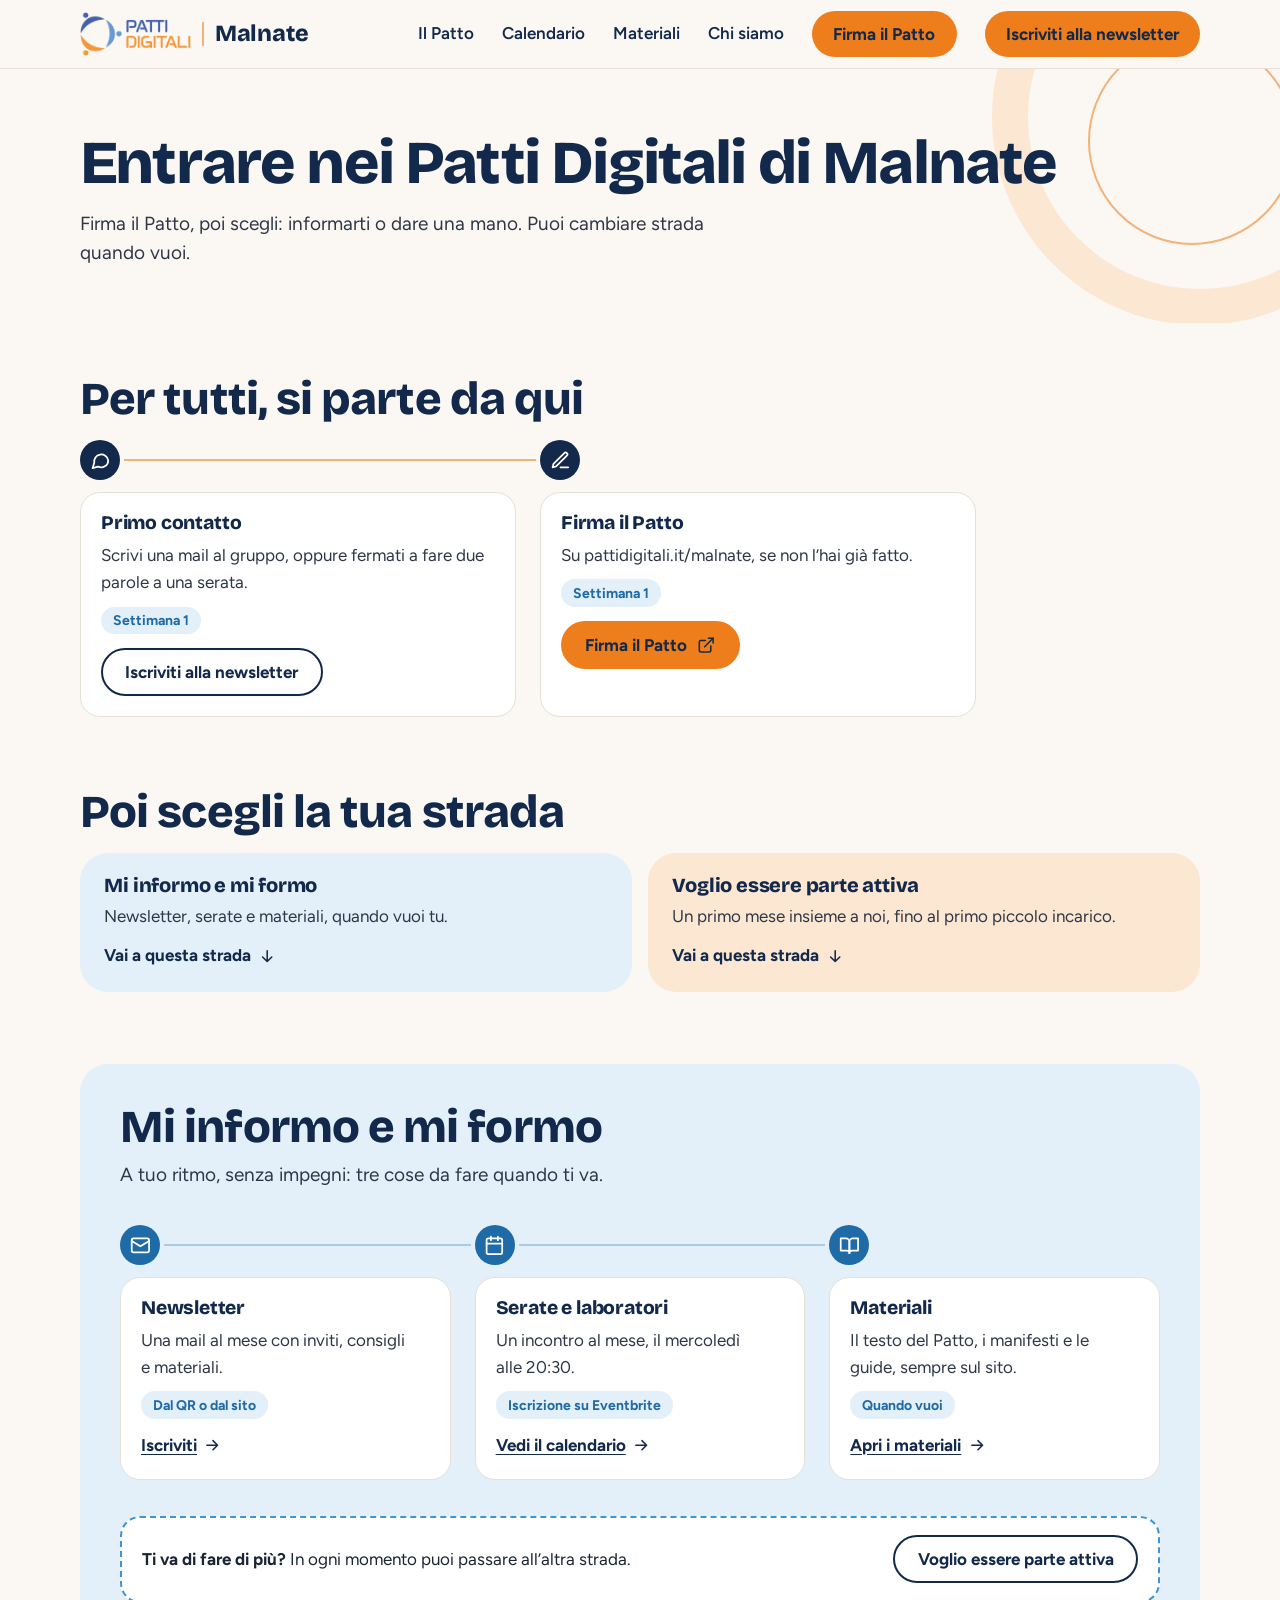
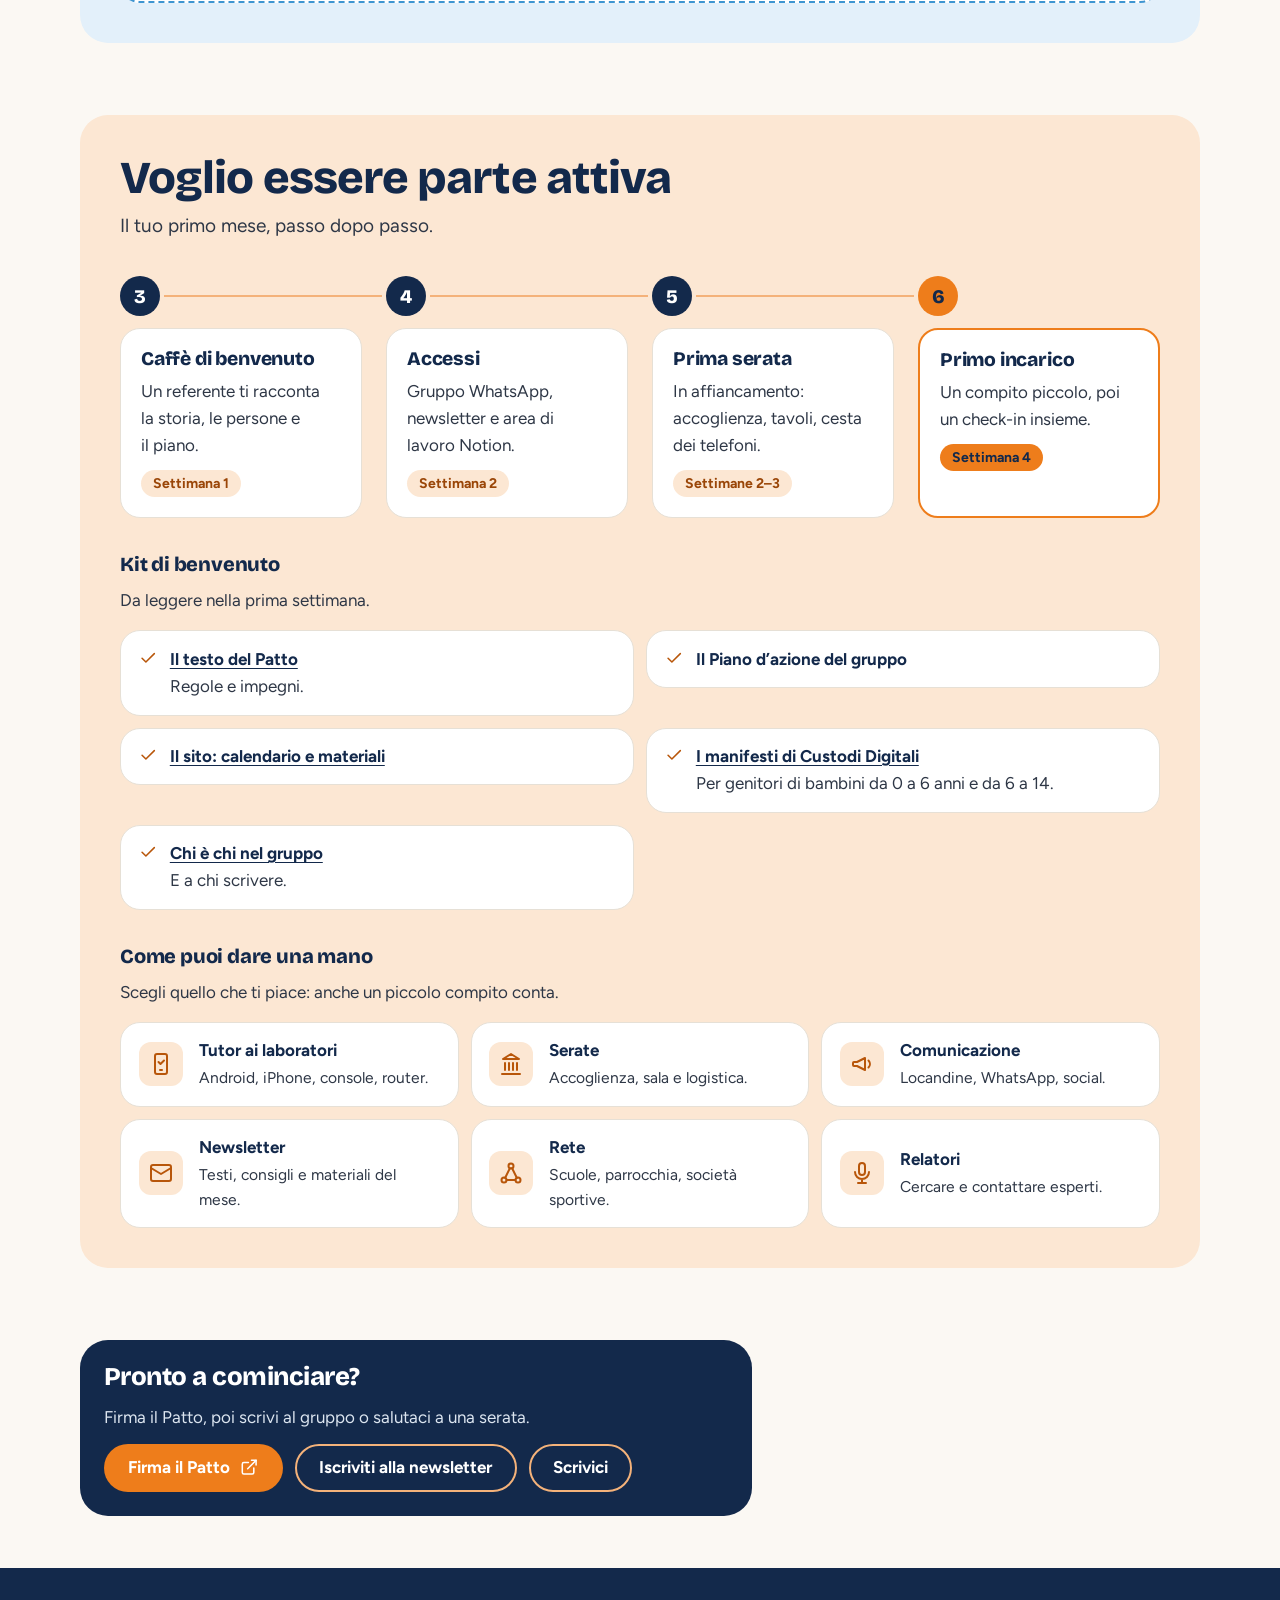
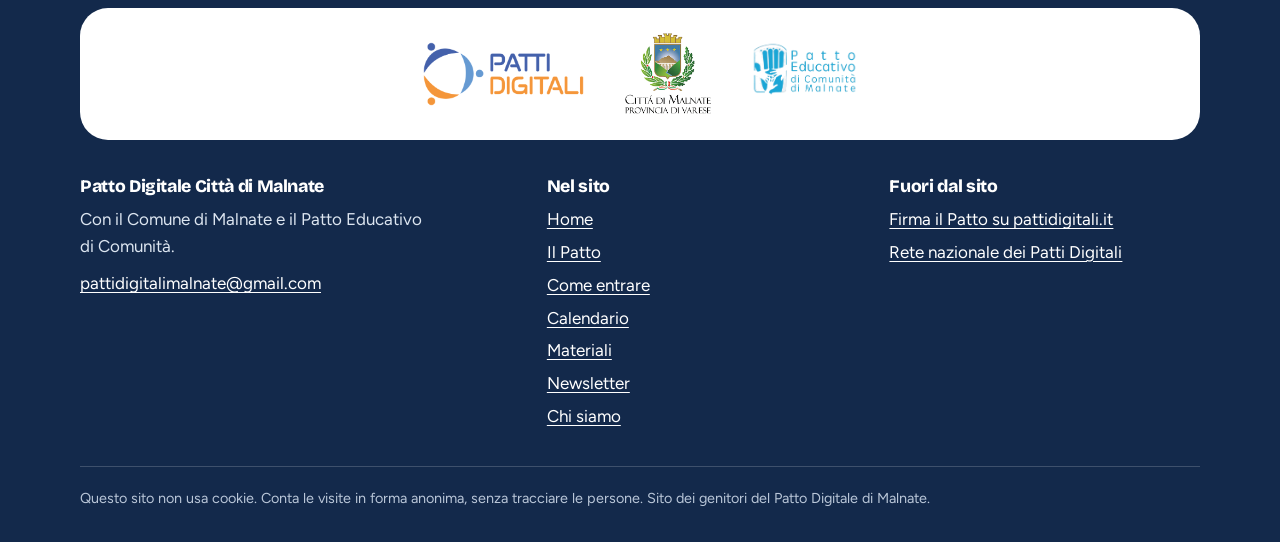
<file: onboarding.html>
<!doctype html>
<html lang="it" class="no-js">
<head>
<meta charset="utf-8">
<meta name="viewport" content="width=device-width, initial-scale=1">
<title>Entrare nei Patti Digitali · Patti Digitali Malnate</title>
<meta name="description" content="Come entrare nei Patti Digitali di Malnate: firma il Patto, poi scegli se informarti o dare una mano. Il percorso del primo mese.">
<meta name="theme-color" content="#13294b">
<meta property="og:type" content="website">
<meta property="og:locale" content="it_IT">
<meta property="og:site_name" content="Patti Digitali Malnate">
<meta property="og:title" content="Entrare nei Patti Digitali · Patti Digitali Malnate">
<meta property="og:description" content="Come entrare nei Patti Digitali di Malnate: firma il Patto, poi scegli se informarti o dare una mano. Il percorso del primo mese.">
<meta property="og:image" content="assets/img/og-image.png">
<meta name="twitter:card" content="summary_large_image">
<link rel="icon" href="favicon.ico" sizes="any">
<link rel="icon" type="image/png" sizes="32x32" href="assets/img/favicon-32.png">
<link rel="apple-touch-icon" href="assets/img/apple-touch-icon.png">
<link rel="preload" href="assets/fonts/bricolage-grotesque-latin-wght-normal.woff2" as="font" type="font/woff2" crossorigin>
<link rel="preload" href="assets/fonts/figtree-latin-wght-normal.woff2" as="font" type="font/woff2" crossorigin>
<link rel="stylesheet" href="assets/css/style.css">
<script>document.documentElement.className="js"</script>
</head>
<body>
<a class="skip" href="#contenuto">Vai al contenuto</a>
<header class="site-header">
  <div class="container site-header__bar">
    <a class="brand" href="index.html" aria-label="Patti Digitali Malnate, pagina iniziale"><img src="assets/img/logo-patti-digitali.png" alt="" width="1000" height="398"><span class="brand__place">Malnate</span></a>
    <nav class="nav" aria-label="Menu principale" data-open="false">
      <button class="nav__toggle" type="button" aria-expanded="false" aria-controls="menu"><svg class="icon icon--s" viewBox="0 0 24 24" aria-hidden="true"><path d="M4 6h16M4 12h16M4 18h16"/></svg><span class="nav__toggle-label">Menu</span></button>
      <ul class="nav__list" id="menu">
        <li><a class="nav__link" href="il-patto.html">Il Patto</a></li><li><a class="nav__link" href="calendario.html">Calendario</a></li><li><a class="nav__link" href="materiali.html">Materiali</a></li><li><a class="nav__link" href="chi-siamo.html">Chi siamo</a></li>
        <li class="nav__cta"><a class="btn btn--primary" href="https://pattidigitali.it/malnate/" target="_blank" rel="noopener">Firma il Patto</a></li>
        <li class="nav__cta"><a class="btn btn--primary" href="newsletter.html">Iscriviti alla newsletter</a></li>
      </ul>
    </nav>
  </div>
</header>
<main id="contenuto">

<section class="page-head rings">
  <div class="container">
    <h1>Entrare nei Patti Digitali di Malnate</h1>
    <p class="lead">Firma il Patto, poi scegli: informarti o dare una mano. Puoi cambiare strada quando vuoi.</p>
  </div>
</section>

<section class="section section--tight">
  <div class="container stack stack--l">

    <div class="sub">
      <h2>Per tutti, si parte da qui</h2>
      <ol class="ob-route ob-route--row ob-route--two"><li class="ob-stop "><span class="ob-stop__n" aria-hidden="true"><svg class="icon" viewBox="0 0 24 24" aria-hidden="true"><path d="M21 12a8 8 0 0 1-11.7 7.1L3 21l1.9-6.3A8 8 0 1 1 21 12z"/></svg></span><div class="ob-card"><h3>Primo contatto</h3><p>Scrivi una mail al gruppo, oppure fermati a fare due parole a una serata.</p><span class="pill">Settimana 1</span><a class="btn btn--ghost" href="newsletter.html">Iscriviti alla newsletter</a></div></li><li class="ob-stop "><span class="ob-stop__n" aria-hidden="true"><svg class="icon" viewBox="0 0 24 24" aria-hidden="true"><path d="M12 20h9"/><path d="M16.5 3.5a2.1 2.1 0 0 1 3 3L7 19l-4 1 1-4z"/></svg></span><div class="ob-card"><h3>Firma il Patto</h3><p>Su pattidigitali.it/malnate, se non l’hai già fatto.</p><span class="pill">Settimana 1</span><a class="btn btn--primary" href="https://pattidigitali.it/malnate/" target="_blank" rel="noopener">Firma il Patto<svg class="icon icon--s" viewBox="0 0 24 24" aria-hidden="true"><path d="M15 3h6v6"/><path d="M10 14 21 3"/><path d="M18 13v6a2 2 0 0 1-2 2H5a2 2 0 0 1-2-2V8a2 2 0 0 1 2-2h6"/></svg></a></div></li></ol>
    </div>

    <div class="sub ob-fork">
      <h2>Poi scegli la tua strada</h2>
      <div class="ob-fork__choices">
        <a class="ob-choice ob-choice--info" href="#mi-informo">
          <h3>Mi informo e mi formo</h3>
          <p>Newsletter, serate e materiali, quando vuoi tu.</p>
          <span class="ob-choice__go">Vai a questa strada<svg class="icon icon--s" viewBox="0 0 24 24" aria-hidden="true"><path d="M12 5v14M6 13l6 6 6-6"/></svg></span>
        </a>
        <a class="ob-choice ob-choice--help" href="#dare-una-mano">
          <h3>Voglio essere parte attiva</h3>
          <p>Un primo mese insieme a noi, fino al primo piccolo incarico.</p>
          <span class="ob-choice__go">Vai a questa strada<svg class="icon icon--s" viewBox="0 0 24 24" aria-hidden="true"><path d="M12 5v14M6 13l6 6 6-6"/></svg></span>
        </a>
      </div>
    </div>

    <section class="ob-branch ob-branch--info" id="mi-informo" aria-labelledby="t-info">
      <div class="ob-branch__head">
        <h2 id="t-info">Mi informo e mi formo</h2>
        <p class="lead">A tuo ritmo, senza impegni: tre cose da fare quando ti va.</p>
      </div>
      <ol class="ob-route ob-route--row"><li class="ob-stop "><span class="ob-stop__n" aria-hidden="true"><svg class="icon" viewBox="0 0 24 24" aria-hidden="true"><rect x="2" y="4" width="20" height="16" rx="2"/><path d="m22 7-10 6L2 7"/></svg></span><div class="ob-card"><h3>Newsletter</h3><p>Una mail al mese con inviti, consigli e materiali.</p><span class="pill">Dal QR o dal sito</span><a class="ob-go" href="newsletter.html">Iscriviti<svg class="icon icon--s" viewBox="0 0 24 24" aria-hidden="true"><path d="M5 12h14M13 6l6 6-6 6"/></svg></a></div></li><li class="ob-stop "><span class="ob-stop__n" aria-hidden="true"><svg class="icon" viewBox="0 0 24 24" aria-hidden="true"><rect x="3" y="4" width="18" height="18" rx="2"/><path d="M16 2v4M8 2v4M3 10h18"/></svg></span><div class="ob-card"><h3>Serate e laboratori</h3><p>Un incontro al mese, il mercoledì alle 20:30.</p><span class="pill">Iscrizione su Eventbrite</span><a class="ob-go" href="calendario.html">Vedi il calendario<svg class="icon icon--s" viewBox="0 0 24 24" aria-hidden="true"><path d="M5 12h14M13 6l6 6-6 6"/></svg></a></div></li><li class="ob-stop "><span class="ob-stop__n" aria-hidden="true"><svg class="icon" viewBox="0 0 24 24" aria-hidden="true"><path d="M2 4h6a4 4 0 0 1 4 4v13a3 3 0 0 0-3-3H2z"/><path d="M22 4h-6a4 4 0 0 0-4 4v13a3 3 0 0 1 3-3h7z"/></svg></span><div class="ob-card"><h3>Materiali</h3><p>Il testo del Patto, i manifesti e le guide, sempre sul sito.</p><span class="pill">Quando vuoi</span><a class="ob-go" href="materiali.html">Apri i materiali<svg class="icon icon--s" viewBox="0 0 24 24" aria-hidden="true"><path d="M5 12h14M13 6l6 6-6 6"/></svg></a></div></li></ol>
      <div class="ob-bridge">
        <p><strong>Ti va di fare di più?</strong> In ogni momento puoi passare all’altra strada.</p>
        <a class="btn btn--ghost" href="#dare-una-mano">Voglio essere parte attiva</a>
      </div>
    </section>

    <section class="ob-branch ob-branch--help" id="dare-una-mano" aria-labelledby="t-help">
      <div class="ob-branch__head">
        <h2 id="t-help">Voglio essere parte attiva</h2>
        <p class="lead">Il tuo primo mese, passo dopo passo.</p>
      </div>
      <ol class="ob-route ob-route--row"><li class="ob-stop "><span class="ob-stop__n" aria-hidden="true">3</span><div class="ob-card"><h3>Caffè di benvenuto</h3><p>Un referente ti racconta la storia, le persone e il piano.</p><span class="pill">Settimana 1</span></div></li><li class="ob-stop "><span class="ob-stop__n" aria-hidden="true">4</span><div class="ob-card"><h3>Accessi</h3><p>Gruppo WhatsApp, newsletter e area di lavoro Notion.</p><span class="pill">Settimana 2</span></div></li><li class="ob-stop "><span class="ob-stop__n" aria-hidden="true">5</span><div class="ob-card"><h3>Prima serata</h3><p>In affiancamento: accoglienza, tavoli, cesta dei telefoni.</p><span class="pill">Settimane 2–3</span></div></li><li class="ob-stop ob-stop--goal"><span class="ob-stop__n" aria-hidden="true">6</span><div class="ob-card"><h3>Primo incarico</h3><p>Un compito piccolo, poi un check-in insieme.</p><span class="pill">Settimana 4</span></div></li></ol>

      <div class="ob-sub">
        <h3>Kit di benvenuto</h3>
        <p>Da leggere nella prima settimana.</p>
        <ul class="ob-kit"><li><svg class="icon icon--s" viewBox="0 0 24 24" aria-hidden="true"><path d="M20 6 9 17l-5-5"/></svg><div><a href="https://pattidigitali.it/wp-content/uploads/2026/05/PATTO-DIGITALE-Malnate-Integrale.pdf" target="_blank" rel="noopener">Il testo del Patto</a><span>Regole e impegni.</span></div></li><li><svg class="icon icon--s" viewBox="0 0 24 24" aria-hidden="true"><path d="M20 6 9 17l-5-5"/></svg><div><strong>Il Piano d’azione del gruppo</strong></div></li><li><svg class="icon icon--s" viewBox="0 0 24 24" aria-hidden="true"><path d="M20 6 9 17l-5-5"/></svg><div><a href="materiali.html">Il sito: calendario e materiali</a></div></li><li><svg class="icon icon--s" viewBox="0 0 24 24" aria-hidden="true"><path d="M20 6 9 17l-5-5"/></svg><div><a href="https://www.custodidigitali.it" target="_blank" rel="noopener">I manifesti di Custodi Digitali</a><span>Per genitori di bambini da 0 a 6 anni e da 6 a 14.</span></div></li><li><svg class="icon icon--s" viewBox="0 0 24 24" aria-hidden="true"><path d="M20 6 9 17l-5-5"/></svg><div><a href="chi-siamo.html">Chi è chi nel gruppo</a><span>E a chi scrivere.</span></div></li></ul>
      </div>

      <div class="ob-sub">
        <h3>Come puoi dare una mano</h3>
        <p>Scegli quello che ti piace: anche un piccolo compito conta.</p>
        <ul class="ob-areas"><li class="ob-area"><span class="ob-area__icon"><svg class="icon" viewBox="0 0 24 24" aria-hidden="true"><rect x="6" y="2" width="12" height="20" rx="2"/><path d="M11 18h2"/><path d="m9.5 10 2 2 3.5-3.5"/></svg></span><strong>Tutor ai laboratori</strong><span>Android, iPhone, console, router.</span></li><li class="ob-area"><span class="ob-area__icon"><svg class="icon" viewBox="0 0 24 24" aria-hidden="true"><path d="M3 22h18"/><path d="M6 18v-7M10 18v-7M14 18v-7M18 18v-7"/><path d="M12 2 20 7H4z"/></svg></span><strong>Serate</strong><span>Accoglienza, sala e logistica.</span></li><li class="ob-area"><span class="ob-area__icon"><svg class="icon" viewBox="0 0 24 24" aria-hidden="true"><path d="M3 11v2a1 1 0 0 0 1 1h3l8 4V6L7 10H4a1 1 0 0 0-1 1z"/><path d="M18.5 8.5a5 5 0 0 1 0 7"/></svg></span><strong>Comunicazione</strong><span>Locandine, WhatsApp, social.</span></li><li class="ob-area"><span class="ob-area__icon"><svg class="icon" viewBox="0 0 24 24" aria-hidden="true"><rect x="2" y="4" width="20" height="16" rx="2"/><path d="m22 7-10 6L2 7"/></svg></span><strong>Newsletter</strong><span>Testi, consigli e materiali del mese.</span></li><li class="ob-area"><span class="ob-area__icon"><svg class="icon" viewBox="0 0 24 24" aria-hidden="true"><circle cx="12" cy="5" r="2.5"/><circle cx="5" cy="19" r="2.5"/><circle cx="19" cy="19" r="2.5"/><path d="m10.9 7.2-4.7 9.6M13.1 7.2l4.7 9.6M7.5 19h9"/></svg></span><strong>Rete</strong><span>Scuole, parrocchia, società sportive.</span></li><li class="ob-area"><span class="ob-area__icon"><svg class="icon" viewBox="0 0 24 24" aria-hidden="true"><rect x="9" y="2" width="6" height="12" rx="3"/><path d="M5 11a7 7 0 0 0 14 0M12 18v4M8 22h8"/></svg></span><strong>Relatori</strong><span>Cercare e contattare esperti.</span></li></ul>
      </div>
    </section>

    <div class="contact-box" style="max-width:42rem">
      <h2 style="color:#fff;font-size:1.6rem">Pronto a cominciare?</h2>
      <p>Firma il Patto, poi scrivi al gruppo o salutaci a una serata.</p>
      <div class="btn-row"><a class="btn btn--primary" href="https://pattidigitali.it/malnate/" target="_blank" rel="noopener">Firma il Patto<svg class="icon icon--s" viewBox="0 0 24 24" aria-hidden="true"><path d="M15 3h6v6"/><path d="M10 14 21 3"/><path d="M18 13v6a2 2 0 0 1-2 2H5a2 2 0 0 1-2-2V8a2 2 0 0 1 2-2h6"/></svg></a><a class="btn btn--on-dark" href="newsletter.html">Iscriviti alla newsletter</a><a class="btn btn--on-dark" href="mailto:pattidigitalimalnate@gmail.com">Scrivici</a></div>
    </div>

  </div>
</section>

</main>
<footer class="site-footer">
  <div class="container">
    <div class="partners">
      <img src="assets/img/logo-patti-digitali.png" alt="Patti Digitali" width="1000" height="398">
      <img class="is-tall" src="assets/img/logo-comune-malnate.png" alt="Città di Malnate, Provincia di Varese" width="329" height="312">
      <img src="assets/img/logo-patto-educativo.png" alt="Patto Educativo di Comunità di Malnate" width="245" height="150">
    </div>
    <div class="footer-grid">
      <div>
        <h2>Patto Digitale Città di Malnate</h2>
        <p>Con il Comune di Malnate e il Patto Educativo di Comunità.</p>
        <p style="margin-top:.6rem"><a href="mailto:pattidigitalimalnate@gmail.com">pattidigitalimalnate@gmail.com</a></p>
      </div>
      <div>
        <h2>Nel sito</h2>
        <ul><li><a href="index.html">Home</a></li><li><a href="il-patto.html">Il Patto</a></li><li><a href="onboarding.html">Come entrare</a></li><li><a href="calendario.html">Calendario</a></li><li><a href="materiali.html">Materiali</a></li><li><a href="newsletter.html">Newsletter</a></li><li><a href="chi-siamo.html">Chi siamo</a></li></ul>
      </div>
      <div>
        <h2>Fuori dal sito</h2>
        <ul>
          <li><a href="https://pattidigitali.it/malnate/" target="_blank" rel="noopener">Firma il Patto su pattidigitali.it</a></li>
          <li><a href="https://pattidigitali.it" target="_blank" rel="noopener">Rete nazionale dei Patti Digitali</a></li>
        </ul>
      </div>
    </div>
    <p class="footer-legal">Questo sito non usa cookie. Conta le visite in forma anonima, senza tracciare le persone. Sito dei genitori del Patto Digitale di Malnate.</p>
  </div>
</footer>
<script src="assets/js/main.js" defer></script>
</body>
</html>
</file>
<file: assets/css/style.css>
/* Patti Digitali Malnate — stile condiviso. Mobile prima, poi laptop (da 60rem). */

@font-face {
  font-family: "Bricolage Grotesque";
  src: url("../fonts/bricolage-grotesque-latin-wght-normal.woff2") format("woff2");
  font-weight: 200 800;
  font-display: swap;
}
@font-face {
  font-family: "Figtree";
  src: url("../fonts/figtree-latin-wght-normal.woff2") format("woff2");
  font-weight: 300 900;
  font-display: swap;
}

:root {
  --navy: #13294b;
  --ink: #1b2433;
  --ink-soft: #2e3746;
  --orange: #ee7d1b;
  --orange-deep: #b8560a;
  --peach: #f4b27a;
  --peach-pale: #fce7d3;
  --cream: #fbf8f3;
  --sky: #e3f0fa;
  --blue: #2366a8;
  --blue-mid: #3e95d1;
  --blue-deep: #1f6ba8;
  --line: #e6e0d6;
  --grey: #ece8e0;
  --white: #fff;

  --display: "Bricolage Grotesque", "Trebuchet MS", system-ui, sans-serif;
  --text: "Figtree", system-ui, -apple-system, "Segoe UI", sans-serif;

  --r-s: 0.75rem;
  --r-m: 1.25rem;
  --r-l: 1.75rem;
  --gutter: 1.25rem;
  --section: clamp(3rem, 8vw, 5.5rem);
}

*,
*::before,
*::after {
  box-sizing: border-box;
}

html {
  -webkit-text-size-adjust: 100%;
  scroll-behavior: smooth;
}

body {
  margin: 0;
  font-family: var(--text);
  font-size: 1.0625rem;
  line-height: 1.6;
  color: var(--ink);
  background: var(--cream);
  overflow-x: hidden;
}

img,
svg {
  display: block;
  max-width: 100%;
}

h1,
h2,
h3 {
  margin: 0;
  font-family: var(--display);
  font-weight: 800;
  line-height: 1.05;
  letter-spacing: -0.02em;
  color: var(--navy);
  text-wrap: balance;
}
h1 { font-size: clamp(2.5rem, 9vw, 4.6rem); letter-spacing: -0.03em; line-height: 0.98; }
h2 { font-size: clamp(1.85rem, 5.6vw, 2.85rem); }
h3 { font-size: 1.25rem; letter-spacing: -0.01em; }

p { margin: 0; text-wrap: pretty; }
a { color: var(--navy); text-underline-offset: 0.18em; }
a:hover { color: var(--orange-deep); }

:focus-visible {
  outline: 3px solid var(--blue-mid);
  outline-offset: 3px;
  border-radius: 4px;
}

.container {
  width: min(100% - 2 * var(--gutter), 70rem);
  margin-inline: auto;
}

.skip {
  position: absolute;
  left: 1rem;
  top: -4rem;
  z-index: 100;
  padding: 0.6rem 1rem;
  background: var(--navy);
  color: var(--white);
  border-radius: var(--r-s);
}
.skip:focus { top: 1rem; color: var(--white); }

.icon {
  width: 1.5rem;
  height: 1.5rem;
  flex: none;
  fill: none;
  stroke: currentColor;
  stroke-width: 2;
  stroke-linecap: round;
  stroke-linejoin: round;
}
.icon--s { width: 1.15rem; height: 1.15rem; }

/* ---------- Pulsanti ---------- */
.btn {
  display: inline-flex;
  align-items: center;
  justify-content: center;
  gap: 0.6rem;
  min-height: 3rem;
  padding: 0.7rem 1.4rem;
  border-radius: 999px;
  border: 2px solid transparent;
  font: 700 1.0625rem/1.2 var(--text);
  text-decoration: none;
  cursor: pointer;
  transition: background-color 0.15s, color 0.15s, border-color 0.15s;
}
.btn--primary { background: var(--orange); color: var(--navy); }
.btn--primary:hover { background: #ff8f2e; color: var(--navy); }
.btn--ghost { border-color: var(--navy); color: var(--navy); background: transparent; }
.btn--ghost:hover { background: var(--navy); color: var(--white); }
.btn--on-dark { border-color: var(--peach); color: var(--white); background: transparent; }
.btn--on-dark:hover { background: var(--white); color: var(--navy); border-color: var(--white); }
.btn-row { display: flex; flex-wrap: wrap; gap: 0.75rem; }

/* ---------- Intestazione ---------- */
.site-header {
  position: sticky;
  top: 0;
  z-index: 50;
  background: rgba(251, 248, 243, 0.96);
  border-bottom: 1px solid var(--line);
  backdrop-filter: blur(8px);
}
.site-header__bar {
  display: flex;
  align-items: center;
  justify-content: space-between;
  gap: 1rem;
  min-height: 4.25rem;
}
.brand { display: flex; align-items: center; gap: 0.7rem; text-decoration: none; }
.brand img { height: 2.5rem; width: auto; }
.brand__place {
  padding-left: 0.7rem;
  border-left: 2px solid var(--peach);
  font: 800 1.2rem/1 var(--display);
  letter-spacing: -0.01em;
  color: var(--navy);
}

.nav__toggle {
  display: inline-flex;
  align-items: center;
  gap: 0.5rem;
  min-height: 2.75rem;
  padding: 0.4rem 0.9rem;
  border: 2px solid var(--navy);
  border-radius: 999px;
  background: transparent;
  color: var(--navy);
  font: 700 1rem/1 var(--text);
  cursor: pointer;
}
.nav__list {
  list-style: none;
  margin: 0;
  padding: 0;
}
.nav__link {
  display: block;
  padding: 0.7rem 0;
  font-weight: 600;
  color: var(--navy);
  text-decoration: none;
}
.nav__link:hover { color: var(--orange-deep); }
.nav__link[aria-current="page"] {
  box-shadow: inset 0 -3px 0 var(--orange);
}

/* Il menu a tendina vale solo se JavaScript è attivo: senza, i link restano visibili. */
.js .nav { position: static; }
.js .nav__list { display: none; }
.js .nav[data-open="true"] .nav__list {
  display: grid;
  position: absolute;
  left: 0;
  right: 0;
  top: 100%;
  padding: 0.5rem var(--gutter) 1.25rem;
  background: var(--white);
  border-bottom: 1px solid var(--line);
  box-shadow: 0 18px 30px -18px rgba(19, 41, 75, 0.35);
}
.js .nav[data-open="true"] .nav__link { padding: 0.9rem 0; border-bottom: 1px solid var(--line); }
.js .nav[data-open="true"] .nav__link[aria-current="page"] { box-shadow: none; color: var(--orange-deep); }
.nav__cta { margin-top: 1rem; }
.nav__cta + .nav__cta { margin-top: 0.75rem; }
.nav__cta .btn { width: 100%; }
html:not(.js) .site-header__bar { flex-wrap: wrap; padding-block: 0.5rem; }
html:not(.js) .nav__toggle { display: none; }
html:not(.js) .nav__list { display: flex; flex-wrap: wrap; gap: 0 1.25rem; }
html:not(.js) .nav__cta { display: none; }

@media (min-width: 72rem) {
  .brand img { height: 2.75rem; }
  .brand__place { font-size: 1.45rem; }
  .nav__toggle { display: none; }
  .js .nav__list,
  .js .nav[data-open="true"] .nav__list {
    display: flex;
    position: static;
    align-items: center;
    gap: 1.75rem;
    padding: 0;
    background: none;
    border: 0;
    box-shadow: none;
  }
  .nav__link,
  .js .nav[data-open="true"] .nav__link { padding: 0.5rem 0; border: 0; }
  .nav__cta,
  .nav__cta + .nav__cta { margin: 0; }
  .nav__cta .btn { width: auto; min-height: 2.75rem; padding-inline: 1.2rem; white-space: nowrap; }
}

/* ---------- Sezioni ---------- */
.section { padding-block: var(--section); }
.section--tight { padding-block: calc(var(--section) * 0.6); }
.section--white { background: var(--white); border-block: 1px solid var(--line); }
.section--sky { background: var(--sky); }
.section__head { display: grid; gap: 0.9rem; max-width: 46rem; margin-bottom: 2rem; }
.lead { font-size: 1.1875rem; line-height: 1.55; color: var(--ink-soft); max-width: 40rem; }

/* anelli decorativi, come sulla locandina */
.rings { position: relative; overflow: hidden; isolation: isolate; }
.rings::before,
.rings::after {
  content: "";
  position: absolute;
  border-radius: 50%;
  z-index: -1;
  pointer-events: none;
}
.rings::before {
  right: -7.5rem;
  top: -8.5rem;
  width: 15rem;
  height: 15rem;
  border: 1.5rem solid var(--peach-pale);
}
.rings::after { display: none; }
@media (min-width: 60rem) {
  .rings::before { right: -8rem; top: -10rem; width: 26rem; height: 26rem; border-width: 2.25rem; }
  .rings::after { display: block; right: -1rem; top: -2rem; width: 13rem; height: 13rem; border: 2px solid var(--peach); }
}

/* ---------- Home: prima schermata ---------- */
.hero { padding-block: 2.5rem 3rem; }
.hero__grid { display: grid; gap: 2.5rem; align-items: center; }
.hero__text { display: grid; gap: 1.4rem; }
.hero__partners {
  display: flex;
  flex-wrap: wrap;
  align-items: center;
  gap: 1rem 1.75rem;
  margin-top: 0.5rem;
  padding-top: 1.25rem;
  border-top: 1px solid var(--line);
  font-size: 0.9375rem;
  color: var(--ink-soft);
}
.hero__partners img { height: 4.25rem; width: auto; }
.hero__partners img:first-child { height: 5rem; }
@media (min-width: 60rem) {
  .hero { padding-block: 4.5rem 5rem; }
  .hero__grid { grid-template-columns: 1.05fr 0.95fr; gap: 3rem; }
}

/* La rete: cinque attori attorno a un solo messaggio. */
.rete {
  position: relative;
  width: min(100%, 31rem);
  aspect-ratio: 1;
  margin-inline: auto;
}
.rete__svg { position: absolute; inset: 0; width: 100%; height: 100%; }
.rete__center {
  position: absolute;
  inset: 33%;
  display: grid;
  place-items: center;
  text-align: center;
  font: 800 clamp(1.05rem, 4.4vw, 1.6rem) / 1.05 var(--display);
  letter-spacing: -0.02em;
  color: var(--navy);
}
.rete__list { list-style: none; margin: 0; padding: 0; }
.rete__node {
  position: absolute;
  left: var(--x);
  top: var(--y);
  translate: -50% -50%;
  display: grid;
  justify-items: center;
  gap: 0.3rem;
}
.rete__icon {
  display: grid;
  place-items: center;
  width: 3.4rem;
  height: 3.4rem;
  border-radius: 50%;
  background: var(--white);
  border: 2px solid var(--navy);
  color: var(--navy);
}
.rete__label { font-weight: 700; font-size: 0.9rem; line-height: 1.1; color: var(--navy); }
@media (min-width: 60rem) {
  .rete__icon { width: 3.9rem; height: 3.9rem; }
  .rete__icon .icon { width: 1.75rem; height: 1.75rem; }
  .rete__label { font-size: 1rem; }
}
@media (prefers-reduced-motion: no-preference) {
  .rete__node { animation: pop 0.6s cubic-bezier(0.2, 0.9, 0.3, 1.2) both; animation-delay: calc(0.15s + var(--i) * 0.12s); }
  @keyframes pop {
    from { opacity: 0; scale: 0.6; }
    to { opacity: 1; scale: 1; }
  }
}

/* ---------- Messaggio chiave (fascia blu) ---------- */
.band {
  position: relative;
  overflow: hidden;
  background: var(--navy);
  color: var(--white);
  padding-block: clamp(3rem, 8vw, 5rem);
}
.band::before {
  content: "";
  position: absolute;
  left: -7rem;
  bottom: -9rem;
  width: 18rem;
  height: 18rem;
  border-radius: 50%;
  border: 1.75rem solid rgba(244, 178, 122, 0.16);
}
.band__quote {
  position: relative;
  margin: 0;
  max-width: 46rem;
  font: 700 clamp(1.5rem, 5vw, 2.5rem) / 1.2 var(--display);
  letter-spacing: -0.015em;
  text-wrap: balance;
}
.band__quote strong { font-weight: 800; }

/* ---------- Le regole, età per età ---------- */
.eta { list-style: none; margin: 0; padding: 0; display: grid; gap: 1.75rem; }
.eta__item {
  position: relative;
  display: grid;
  align-content: start;
  grid-template-columns: 3rem 1fr;
  column-gap: 1rem;
}
.eta__item::before {
  content: "";
  position: absolute;
  left: 1.5rem;
  top: 3rem;
  bottom: -1.75rem;
  width: 4px;
  translate: -50% 0;
  background: var(--sky);
}
.eta__item:last-child::before { display: none; }
.eta__icon {
  position: relative;
  z-index: 1;
  display: grid;
  place-items: center;
  width: 3rem;
  height: 3rem;
  border-radius: 50%;
  color: var(--white);
  background: var(--c, var(--navy));
}
.eta__age { font-size: 1.5rem; color: var(--c-text, var(--navy)); }
.eta__text { margin-top: 0.25rem; color: var(--ink-soft); }
.eta__text strong { color: var(--ink); }
@media (min-width: 60rem) {
  .eta { grid-template-columns: repeat(5, 1fr); gap: 1.5rem; }
  .eta__item { grid-template-columns: 1fr; row-gap: 0.9rem; }
  .eta__item::before {
    left: 3rem;
    right: -1.5rem;
    top: 1.5rem;
    bottom: auto;
    width: auto;
    height: 4px;
    translate: 0 -50%;
  }
}

.notes { display: grid; gap: 1rem; margin-top: 2.5rem; }
.note {
  display: flex;
  gap: 1rem;
  align-items: flex-start;
  padding: 1.1rem 1.25rem;
  border-radius: var(--r-m);
  background: var(--peach-pale);
  color: var(--ink);
}
.note .icon { color: var(--orange-deep); margin-top: 0.15rem; }
.note--sky { background: var(--sky); }
.note--sky .icon { color: var(--blue-deep); }
@media (min-width: 48rem) { .notes { grid-template-columns: 1fr 1fr; } }

/* ---------- Perché aderire ---------- */
.reasons { display: grid; gap: 1.5rem; list-style: none; margin: 0; padding: 0; }
.reason { display: flex; gap: 1rem; align-items: flex-start; }
.reason__icon {
  display: grid;
  place-items: center;
  flex: none;
  width: 3rem;
  height: 3rem;
  border-radius: var(--r-s);
  background: var(--peach-pale);
  color: var(--orange-deep);
}
.reason:nth-child(2) .reason__icon { background: var(--sky); color: var(--blue-deep); }
.reason p { color: var(--ink-soft); margin-top: 0.2rem; }
@media (min-width: 48rem) { .reasons { grid-template-columns: repeat(3, 1fr); gap: 2rem; } }

/* ---------- Come partecipare ---------- */
.steps { display: grid; gap: 2.5rem; }
.step { display: grid; gap: 1.1rem; }
.step__title { display: flex; align-items: center; gap: 0.9rem; }
.step__n {
  display: grid;
  place-items: center;
  flex: none;
  width: 2.5rem;
  height: 2.5rem;
  border-radius: 50%;
  background: var(--navy);
  color: var(--white);
  font: 800 1.2rem/1 var(--display);
}
.sign {
  display: grid;
  gap: 1.25rem;
  padding: 1.5rem;
  border-radius: var(--r-l);
  background: var(--navy);
  color: var(--white);
}
.sign h3 { color: var(--white); font-size: 1.5rem; }
.sign p { color: #dce5f0; max-width: 34rem; }
@media (min-width: 48rem) {
  .sign { grid-template-columns: 1fr auto; align-items: center; padding: 2rem 2.25rem; gap: 2rem; }
}

.paths { display: grid; gap: 1.25rem; }
.path {
  display: grid;
  gap: 1rem;
  align-content: start;
  padding: 1.5rem;
  border-radius: var(--r-l);
  background: var(--white);
  border: 1px solid var(--line);
}
.path--info { border-top: 6px solid var(--blue-mid); }
.path--help { border-top: 6px solid var(--orange); }
.path__list { list-style: none; margin: 0; padding: 0; display: grid; gap: 0.6rem; }
.path__list li { display: flex; gap: 0.7rem; align-items: flex-start; }
.path__list .icon { color: var(--orange-deep); margin-top: 0.2rem; }
.path .btn { justify-self: start; }
.hint { color: var(--ink-soft); font-style: italic; }
@media (min-width: 48rem) { .paths { grid-template-columns: 1fr 1fr; } }

/* ---------- Calendario ---------- */
.agenda { list-style: none; margin: 0; padding: 0; border-top: 2px solid var(--navy); }
.agenda__row {
  display: grid;
  gap: 0.2rem 1.5rem;
  padding: 1rem 0;
  border-bottom: 1px solid var(--line);
}
.agenda__month { font: 800 1.35rem/1.1 var(--display); color: var(--orange-deep); }
.agenda__title { font-weight: 600; color: var(--navy); }
.agenda__format { font-size: 0.9375rem; color: var(--ink-soft); }
.agenda__row.is-done .agenda__month,
.agenda__row.is-done .agenda__title { color: #6b7280; }
@media (min-width: 48rem) {
  .agenda__row { grid-template-columns: 9rem 1fr auto; align-items: baseline; }
}

.agenda-note { display: flex; gap: 0.7rem; align-items: center; margin-top: 1.25rem; color: var(--ink-soft); }
.agenda-note .icon { color: var(--orange-deep); }

.timeline { list-style: none; margin: 0; padding: 0; display: grid; gap: 1.5rem; }
.event { display: grid; gap: 0.6rem; }
.event__month { font: 800 1.9rem/1 var(--display); letter-spacing: -0.02em; color: var(--navy); }
.event__year { display: block; margin-top: 0.2rem; font: 600 0.95rem/1 var(--text); color: var(--ink-soft); }
.event__card {
  display: grid;
  gap: 0.9rem;
  padding: 1.35rem;
  border-radius: var(--r-m);
  background: var(--white);
  border: 1px solid var(--line);
}
.event.is-next .event__card { border: 2px solid var(--orange); }
.event.is-done .event__card { background: transparent; border-style: dashed; }
.event__pills { display: flex; flex-wrap: wrap; gap: 0.5rem; }
.pill {
  display: inline-block;
  padding: 0.2rem 0.75rem;
  border-radius: 999px;
  font-size: 0.875rem;
  font-weight: 700;
  line-height: 1.5;
  background: var(--sky);
  color: var(--blue-deep);
}
.pill--status { background: var(--peach-pale); color: #9a4608; }
.pill--next { background: var(--orange); color: var(--navy); }
.pill--done { background: var(--grey); color: #4a5363; }
.pill--ok { background: #dff2e4; color: #1d6b3a; }
.meta { list-style: none; margin: 0; padding: 0; display: grid; gap: 0.4rem; color: var(--ink-soft); }
.meta li { display: flex; gap: 0.6rem; align-items: flex-start; }
.meta .icon { color: var(--orange-deep); margin-top: 0.15rem; }
@media (min-width: 48rem) {
  .event { grid-template-columns: 10rem 1fr; gap: 2rem; align-items: start; }
  .event__month { padding-top: 1.2rem; }
}

/* ---------- Pagine interne ---------- */
.page-head { padding-block: 2.5rem 2.25rem; background: var(--cream); }
.page-head .container { display: grid; gap: 1rem; }
.page-head h1 { font-size: clamp(2.2rem, 7.5vw, 3.8rem); }
@media (min-width: 60rem) { .page-head { padding-block: 4rem 3.5rem; } }

.stack { display: grid; gap: 2.5rem; }
.stack--l { gap: clamp(3rem, 7vw, 4.5rem); }
.sub { display: grid; gap: 1rem; align-content: start; }
.prose { max-width: 42rem; display: grid; gap: 1rem; }
.prose ul { margin: 0; padding-left: 1.25rem; display: grid; gap: 0.5rem; }

/* Risorse (Materiali) */
.res-grid { display: grid; gap: 1rem; }
.resource {
  display: grid;
  grid-template-columns: auto 1fr auto;
  gap: 1rem;
  align-items: center;
  padding: 1.1rem 1.25rem;
  border-radius: var(--r-m);
  background: var(--white);
  border: 1px solid var(--line);
  text-decoration: none;
  color: var(--ink);
  transition: border-color 0.15s, transform 0.15s;
}
.resource:hover { border-color: var(--navy); color: var(--ink); }
.resource__icon {
  display: grid;
  place-items: center;
  width: 3rem;
  height: 3rem;
  border-radius: var(--r-s);
  background: var(--peach-pale);
  color: var(--orange-deep);
}
.resource--sky .resource__icon { background: var(--sky); color: var(--blue-deep); }
.resource__title { font: 800 1.15rem/1.2 var(--display); color: var(--navy); }
.resource__desc { margin-top: 0.15rem; font-size: 0.975rem; color: var(--ink-soft); }
.resource__go { color: var(--navy); }
@media (min-width: 60rem) { .res-grid--3 { grid-template-columns: repeat(3, 1fr); } .res-grid--3 .resource { grid-template-columns: 1fr auto; align-content: start; } .res-grid--3 .resource__icon { grid-column: 1 / -1; } }

.passi { list-style: none; margin: 0; padding: 0; display: grid; gap: 0.75rem; counter-reset: passo; }
.passo {
  position: relative;
  padding: 1rem 1.25rem 1rem 4.25rem;
  border-radius: var(--r-m);
  background: var(--white);
  border: 1px solid var(--line);
  counter-increment: passo;
}
.passo::before {
  content: counter(passo);
  position: absolute;
  left: 1rem;
  top: 0.9rem;
  display: grid;
  place-items: center;
  width: 2.3rem;
  height: 2.3rem;
  border-radius: 50%;
  background: var(--navy);
  color: var(--white);
  font: 800 1.1rem/1 var(--display);
}
.passo--ours { background: var(--sky); border-color: var(--blue-mid); }
.passo--ours::before { background: var(--orange); color: var(--navy); }
.passo h3 { font-size: 1.1rem; }
.passo p { margin-top: 0.15rem; color: var(--ink-soft); font-size: 0.975rem; }

.link-list { list-style: none; margin: 0; padding: 0; display: grid; gap: 0.9rem; max-width: 46rem; }
.link-list li { padding-bottom: 0.9rem; border-bottom: 1px solid var(--line); }
.link-list a { font-weight: 700; }
.link-list span { display: block; color: var(--ink-soft); font-size: 0.975rem; }

/* Chi siamo */
.strada { list-style: none; margin: 0; padding: 0; display: grid; gap: 0; max-width: 42rem; }
.tappa { position: relative; display: grid; grid-template-columns: 2rem 1fr; gap: 1rem; padding-bottom: 1.4rem; }
.tappa::before { content: ""; position: absolute; left: 1rem; top: 2rem; bottom: 0; width: 3px; translate: -50% 0; background: var(--line); }
.tappa:last-child::before { display: none; }
.tappa__dot { display: grid; place-items: center; width: 2rem; height: 2rem; border-radius: 50%; background: var(--white); border: 2px solid var(--line); color: var(--ink-soft); }
.tappa.is-done .tappa__dot { background: var(--navy); border-color: var(--navy); color: var(--white); }
.tappa.is-now .tappa__dot { background: var(--orange); border-color: var(--orange); color: var(--navy); box-shadow: 0 0 0 5px var(--peach-pale); }
.tappa__when { font-weight: 800; color: var(--navy); }
.tappa.is-now .tappa__when { color: var(--orange-deep); }
.tappa__what { color: var(--ink-soft); }
.tappa:not(.is-done):not(.is-now) .tappa__when { color: #5b6473; }

.bars { display: grid; gap: 0.85rem; max-width: 42rem; }
.bar { display: grid; gap: 0.3rem; }
.bar__head { display: flex; justify-content: space-between; gap: 1rem; font-weight: 600; }
.bar__head b { font-family: var(--display); font-weight: 800; color: var(--navy); }
.bar__track { height: 0.85rem; border-radius: 999px; background: var(--grey); overflow: hidden; }
.bar__fill { display: block; height: 100%; width: calc(var(--v) * 1%); border-radius: 999px; background: var(--blue-mid); }
.bars--orange .bar__fill { background: var(--orange); }
.survey { display: grid; gap: 2rem; }
@media (min-width: 60rem) { .survey { grid-template-columns: 1fr 1fr; gap: 3rem; } }

.cards-link { display: grid; gap: 1rem; }
@media (min-width: 48rem) { .cards-link { grid-template-columns: repeat(3, 1fr); } }
.card-link {
  display: grid;
  gap: 0.6rem;
  align-content: start;
  padding: 1.35rem;
  border-radius: var(--r-m);
  background: var(--white);
  border: 1px solid var(--line);
  text-decoration: none;
  color: var(--ink);
  transition: border-color 0.15s;
}
.card-link:hover { border-color: var(--navy); color: var(--ink); }
.card-link__icon { display: grid; place-items: center; width: 3rem; height: 3rem; border-radius: var(--r-s); background: var(--peach-pale); color: var(--orange-deep); }
.card-link:nth-child(2) .card-link__icon { background: var(--sky); color: var(--blue-deep); }
.card-link p { color: var(--ink-soft); font-size: 0.975rem; }
.card-link__go { display: inline-flex; align-items: center; gap: 0.4rem; margin-top: 0.3rem; font-weight: 700; color: var(--navy); }

.empty {
  display: flex;
  gap: 1rem;
  align-items: flex-start;
  padding: 1.25rem;
  border-radius: var(--r-m);
  background: var(--white);
  border: 2px dashed var(--peach);
  max-width: 42rem;
}
.empty .icon { color: var(--orange-deep); margin-top: 0.15rem; }

.contact-box {
  display: grid;
  gap: 0.8rem;
  max-width: 34rem;
  padding: 1.5rem;
  border-radius: var(--r-l);
  background: var(--navy);
  color: var(--white);
}
.contact-box a { color: var(--white); font-weight: 700; word-break: break-word; }
.contact-box a:hover { color: var(--peach); }
.contact-box p { color: #dce5f0; }

/* ---------- Piè di pagina ---------- */
.site-footer { background: var(--navy); color: #dce5f0; padding-block: 2.5rem 2rem; }
.site-footer a { color: var(--white); }
.site-footer a:hover { color: var(--peach); }
.partners {
  display: flex;
  flex-wrap: wrap;
  align-items: center;
  justify-content: center;
  gap: 1.25rem 2.5rem;
  padding: 1.5rem;
  border-radius: var(--r-l);
  background: var(--white);
}
.partners img { height: 3.4rem; width: auto; }
.partners img.is-tall { height: 4.4rem; }
.footer-grid { display: grid; gap: 2rem; margin-top: 2.25rem; }
.footer-grid h2 { font: 800 1.1rem/1.2 var(--display); color: var(--white); margin-bottom: 0.6rem; }
.footer-grid ul { list-style: none; margin: 0; padding: 0; display: grid; gap: 0.35rem; }
.footer-legal { margin-top: 2.25rem; padding-top: 1.25rem; border-top: 1px solid rgba(255, 255, 255, 0.18); font-size: 0.9rem; color: #b9c6d8; }
@media (min-width: 48rem) { .footer-grid { grid-template-columns: 1.4fr 1fr 1fr; } }
@media (min-width: 60rem) {
  .partners img { height: 4rem; }
  .partners img.is-tall { height: 5.2rem; }
}

@media print {
  .site-header, .site-footer, .skip { display: none; }
  body { background: #fff; }
}

/* ---------- Come iscriversi (pagina Newsletter) ---------- */
.howto { display: grid; gap: 2rem; align-items: start; }
.howto__steps { list-style: none; margin: 0; padding: 0; display: grid; gap: 1.25rem; }
.howto__steps li { display: grid; grid-template-columns: 2.5rem 1fr; gap: 0.9rem; align-items: start; }
.howto__steps p { margin: 0; padding-top: 0.1rem; max-width: 34rem; }
.gmock { margin: 0; display: grid; gap: 0.75rem; max-width: 26rem; }
.gmock__link { display: block; border-radius: var(--r-s); text-decoration: none; color: inherit; }
.gmock__link:hover .gmock__btn { background: var(--navy); }
.gmock__bar {
  display: flex;
  align-items: center;
  gap: 0.4rem;
  padding: 0.6rem 0.9rem;
  background: var(--grey);
  border: 1px solid var(--line);
  border-radius: var(--r-s) var(--r-s) 0 0;
}
.gmock__bar i { width: 0.6rem; height: 0.6rem; border-radius: 50%; background: #c9c2b6; }
.gmock__bar span { margin-left: 0.5rem; padding: 0.2rem 0.7rem; border-radius: 999px; background: var(--white); font-size: 0.8rem; color: var(--ink-soft); }
.gmock__body {
  display: grid;
  justify-items: start;
  gap: 0.35rem;
  padding: 1.5rem;
  background: var(--white);
  border: 1px solid var(--line);
  border-top: 0;
  border-radius: 0 0 var(--r-s) var(--r-s);
}
.gmock__logo { width: 3.5rem; height: 3.5rem; margin-bottom: 0.4rem; }
.gmock__name { font: 800 1.35rem/1.15 var(--display); color: var(--navy); }
.gmock__meta { font-size: 0.9rem; color: var(--ink-soft); }
.gmock__btn {
  margin-top: 0.9rem;
  padding: 0.7rem 1.3rem;
  border-radius: 999px;
  background: var(--blue);
  color: var(--white);
  font-weight: 700;
  outline: 3px solid var(--orange);
  outline-offset: 3px;
}
.gmock__hint {
  position: relative;
  margin-top: 0.8rem;
  padding: 0.25rem 0.7rem;
  border-radius: 0.5rem;
  background: var(--orange);
  color: var(--navy);
  font-weight: 800;
  font-size: 0.9rem;
}
.gmock__hint::before {
  content: "";
  position: absolute;
  top: -0.4rem;
  left: 1.2rem;
  width: 0.8rem;
  height: 0.8rem;
  background: var(--orange);
  transform: rotate(45deg);
}
.gmock__lines { display: grid; gap: 0.5rem; width: 100%; margin-top: 1.2rem; }
.gmock__lines b { height: 0.6rem; border-radius: 999px; background: var(--grey); }
.gmock__lines b:nth-child(2) { width: 80%; }
.gmock__lines b:nth-child(3) { width: 55%; }
.gmock figcaption { font-size: 0.9rem; color: var(--ink-soft); }
@media (min-width: 60rem) {
  .howto { grid-template-columns: 1fr 26rem; gap: 3rem; }
}

/* ---------- Onboarding ---------- */
.ob-route { list-style: none; margin: 0; padding: 0; display: grid; gap: 1.25rem; }
.ob-stop { position: relative; display: grid; padding-left: 3.5rem; }
.ob-stop::before {
  content: "";
  position: absolute;
  left: 1.2rem;
  top: 2.75rem;
  bottom: -1.25rem;
  width: 2px;
  background: var(--peach);
}
.ob-stop:last-child::before { display: none; }
.ob-stop__n {
  position: absolute;
  left: 0;
  top: 0;
  display: grid;
  place-items: center;
  width: 2.5rem;
  height: 2.5rem;
  border-radius: 50%;
  background: var(--navy);
  color: var(--white);
  font: 800 1.2rem/1 var(--display);
}
.ob-stop__n .icon { width: 1.3rem; height: 1.3rem; }
.ob-card {
  display: grid;
  gap: 0.5rem;
  align-content: start;
  padding: 1.1rem 1.25rem 1.25rem;
  border-radius: var(--r-m);
  background: var(--white);
  border: 1px solid var(--line);
}
.ob-card h3 { font-size: 1.2rem; line-height: 1.2; }
.ob-card p { color: var(--ink-soft); }
.ob-card .pill { justify-self: start; margin-top: 0.15rem; }
.ob-card .btn { justify-self: start; margin-top: 0.4rem; }
.ob-go {
  display: inline-flex;
  align-items: center;
  gap: 0.4rem;
  justify-self: start;
  margin-top: 0.3rem;
  font-weight: 700;
  color: var(--navy);
}
.ob-go:hover { color: var(--orange-deep); }
.ob-stop--goal .ob-card { border: 2px solid var(--orange); }
.ob-stop--goal .ob-stop__n { background: var(--orange); color: var(--navy); }
.ob-stop--goal .pill { background: var(--orange); color: var(--navy); }

.ob-fork__choices { display: grid; gap: 1rem; }
.ob-choice {
  display: grid;
  gap: 0.4rem;
  align-content: start;
  padding: 1.25rem 1.4rem;
  border: 2px solid transparent;
  border-radius: var(--r-l);
  color: var(--navy);
  text-decoration: none;
}
.ob-choice p { color: var(--ink-soft); }
.ob-choice--info { background: var(--sky); }
.ob-choice--help { background: var(--peach-pale); }
.ob-choice:hover { border-color: var(--navy); color: var(--navy); }
.ob-choice__go { display: inline-flex; align-items: center; gap: 0.4rem; margin-top: 0.4rem; font-weight: 700; }

.ob-branch {
  display: grid;
  gap: 1.75rem;
  padding: 1.5rem 1.1rem;
  border-radius: var(--r-l);
  scroll-margin-top: 5.5rem;
}
.ob-branch--info { background: var(--sky); }
.ob-branch--help { background: var(--peach-pale); }
.ob-branch__head { display: grid; gap: 0.5rem; }
.ob-branch--info .ob-stop::before { background: #a9cbe6; }
.ob-branch--info .ob-stop__n { background: var(--blue-deep); }
.ob-branch--help .ob-stop::before { background: var(--peach); }
.ob-branch--help .ob-stop__n { background: var(--navy); }
.ob-branch--help .ob-stop--goal .ob-stop__n { background: var(--orange); }
.ob-branch--info .ob-card .pill { background: var(--sky); }
.ob-branch--help .ob-card .pill { background: var(--peach-pale); color: #9a4608; }
.ob-branch--help .ob-stop--goal .pill { background: var(--orange); color: var(--navy); }

.ob-bridge {
  display: grid;
  gap: 0.9rem;
  justify-items: start;
  padding: 1.1rem 1.25rem;
  border: 2px dashed var(--blue-mid);
  border-radius: var(--r-m);
  background: var(--white);
}
.ob-sub { display: grid; gap: 0.75rem; align-content: start; }
.ob-sub > p { color: var(--ink-soft); }
.ob-kit, .ob-areas { list-style: none; margin: 0.25rem 0 0; padding: 0; display: grid; gap: 0.75rem; }
.ob-kit { align-items: start; }
.ob-kit li {
  display: flex;
  gap: 0.8rem;
  align-items: flex-start;
  padding: 0.9rem 1.1rem;
  border-radius: var(--r-m);
  background: var(--white);
  border: 1px solid var(--line);
}
.ob-kit .icon { color: var(--orange-deep); margin-top: 0.2rem; }
.ob-kit a { font-weight: 700; color: var(--navy); }
.ob-kit strong { color: var(--navy); }
.ob-kit span { display: block; color: var(--ink-soft); }
.ob-area {
  display: grid;
  grid-template-columns: auto 1fr;
  column-gap: 1rem;
  row-gap: 0.1rem;
  align-items: center;
  align-content: center;
  padding: 0.9rem 1.1rem;
  border-radius: var(--r-m);
  background: var(--white);
  border: 1px solid var(--line);
}
.ob-area__icon {
  grid-row: span 2;
  display: grid;
  place-items: center;
  width: 2.75rem;
  height: 2.75rem;
  border-radius: var(--r-s);
  background: var(--peach-pale);
  color: var(--orange-deep);
}
.ob-area strong { color: var(--navy); }
.ob-area > span:last-child { color: var(--ink-soft); font-size: 0.975rem; }

@media (min-width: 36rem) {
  .ob-areas { grid-template-columns: 1fr 1fr; }
}
@media (min-width: 60rem) {
  .ob-fork__choices { grid-template-columns: 1fr 1fr; }
  .ob-branch { padding: 2.5rem; gap: 2.25rem; }
  .ob-route--row { grid-auto-flow: column; grid-auto-columns: 1fr; gap: 1.5rem; }
  .ob-route--row .ob-stop { padding: 3.25rem 0 0; }
  .ob-route--row .ob-stop::before {
    left: 2.75rem;
    right: -1.25rem;
    top: 1.2rem;
    bottom: auto;
    width: auto;
    height: 2px;
  }
  .ob-route--two { grid-auto-columns: minmax(0, 1fr); max-width: 56rem; }
  .ob-areas { grid-template-columns: 1fr 1fr 1fr; }
  .ob-kit { grid-template-columns: 1fr 1fr; }
  .ob-bridge { grid-template-columns: 1fr auto; align-items: center; }
}

.sr-only {
  position: absolute;
  width: 1px;
  height: 1px;
  margin: -1px;
  padding: 0;
  overflow: hidden;
  clip: rect(0, 0, 0, 0);
  white-space: nowrap;
  border: 0;
}
</file>
